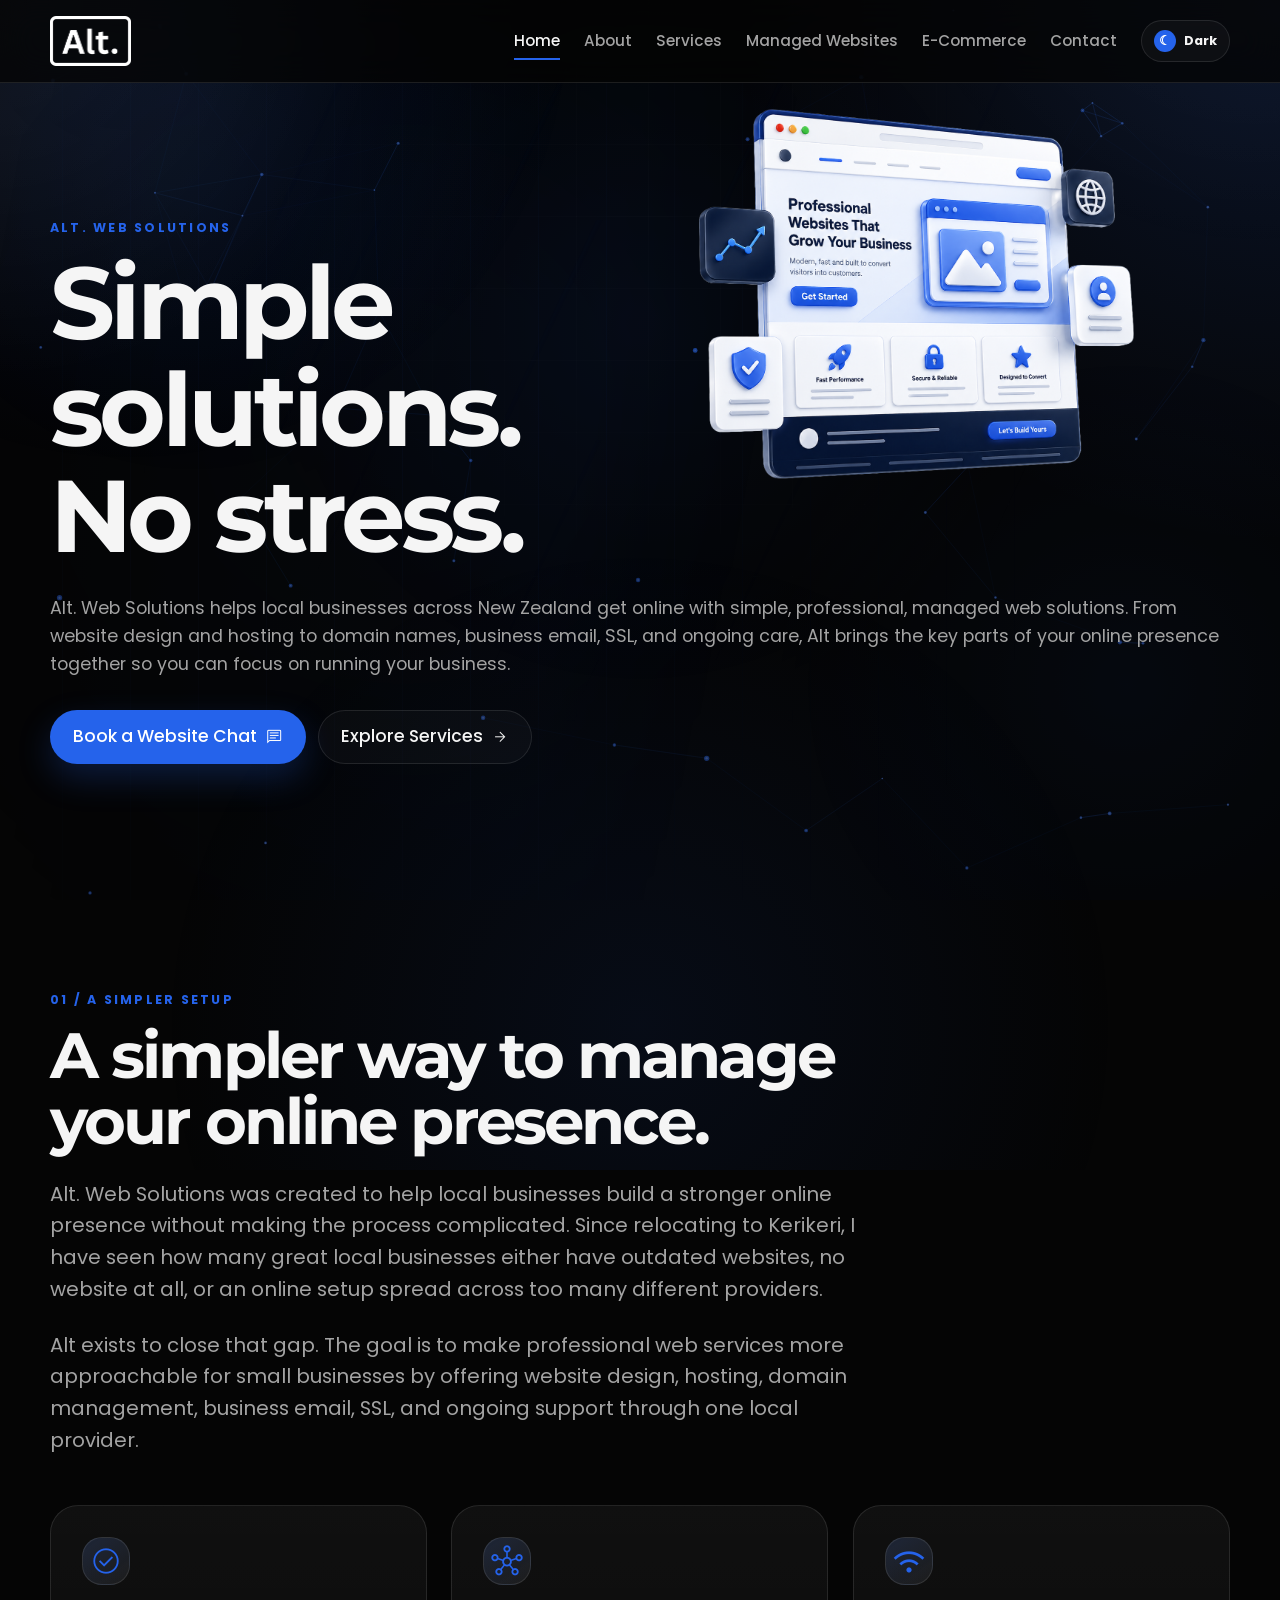
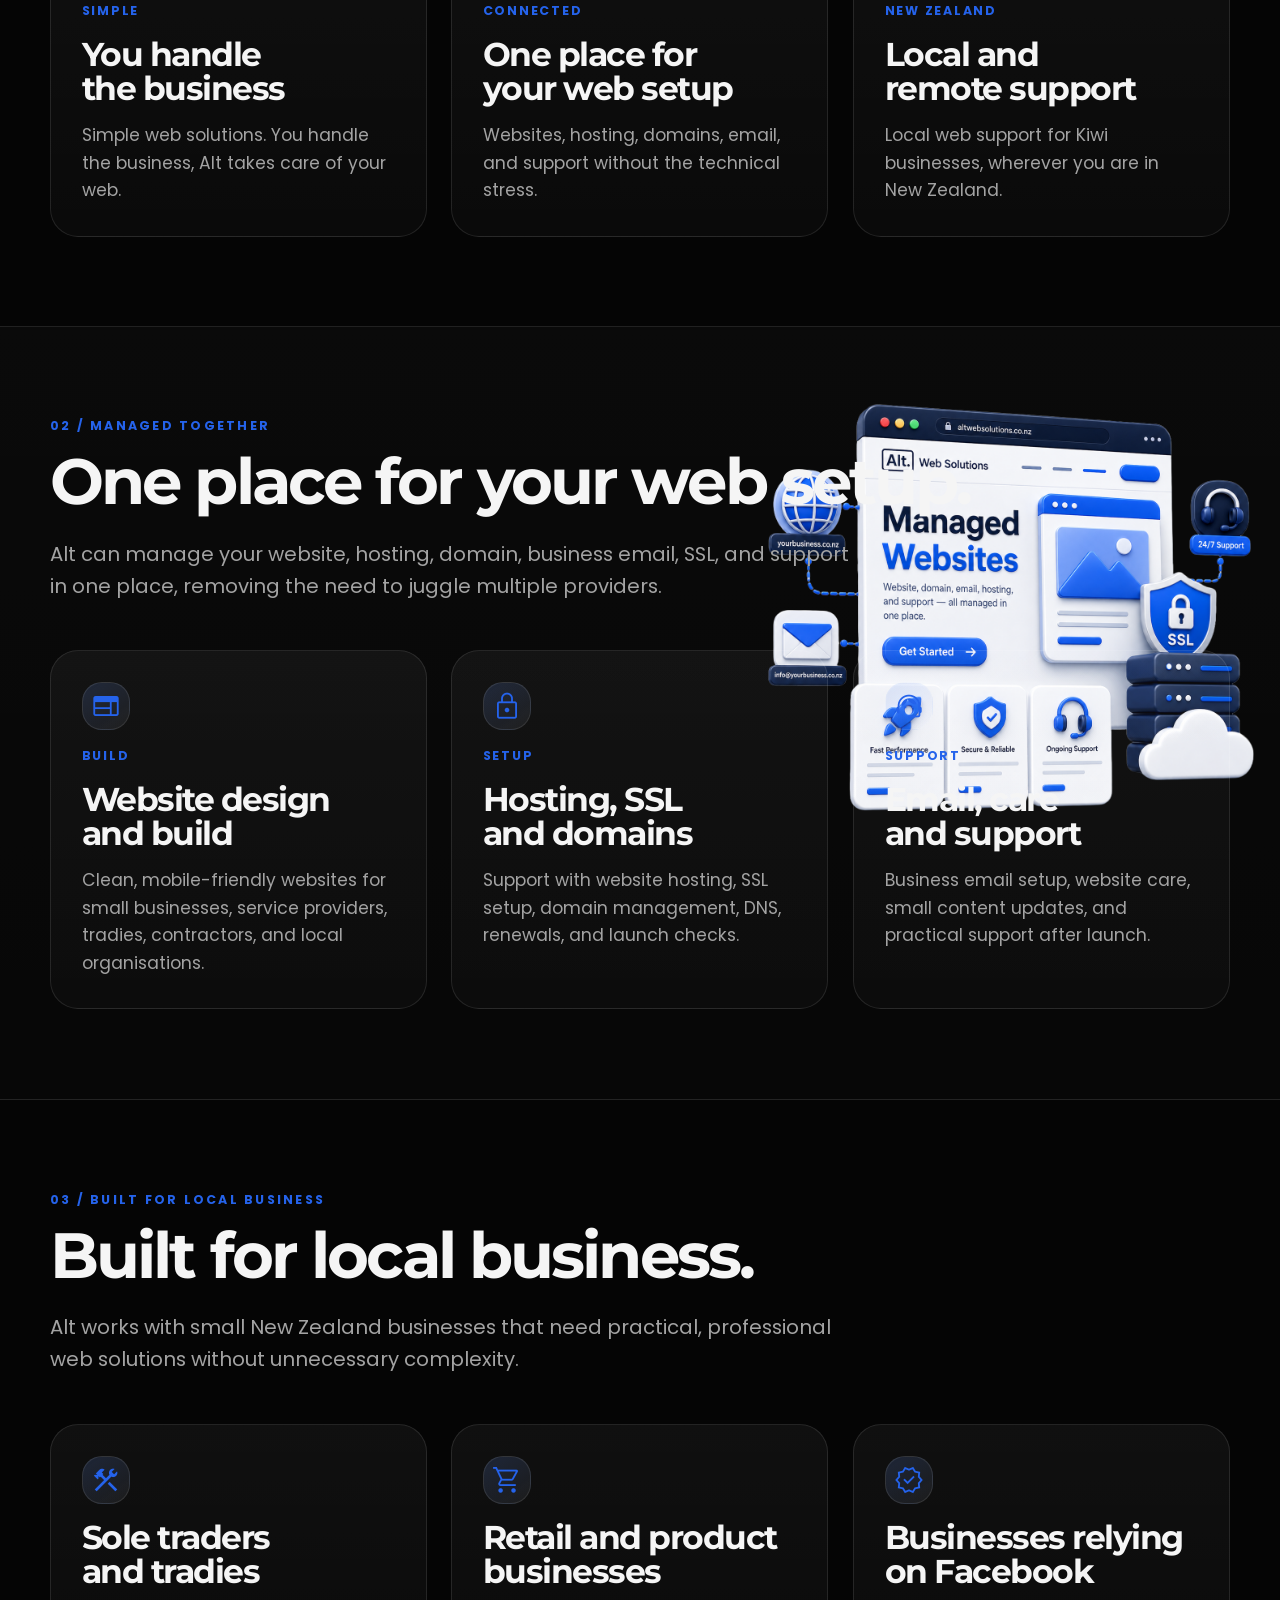
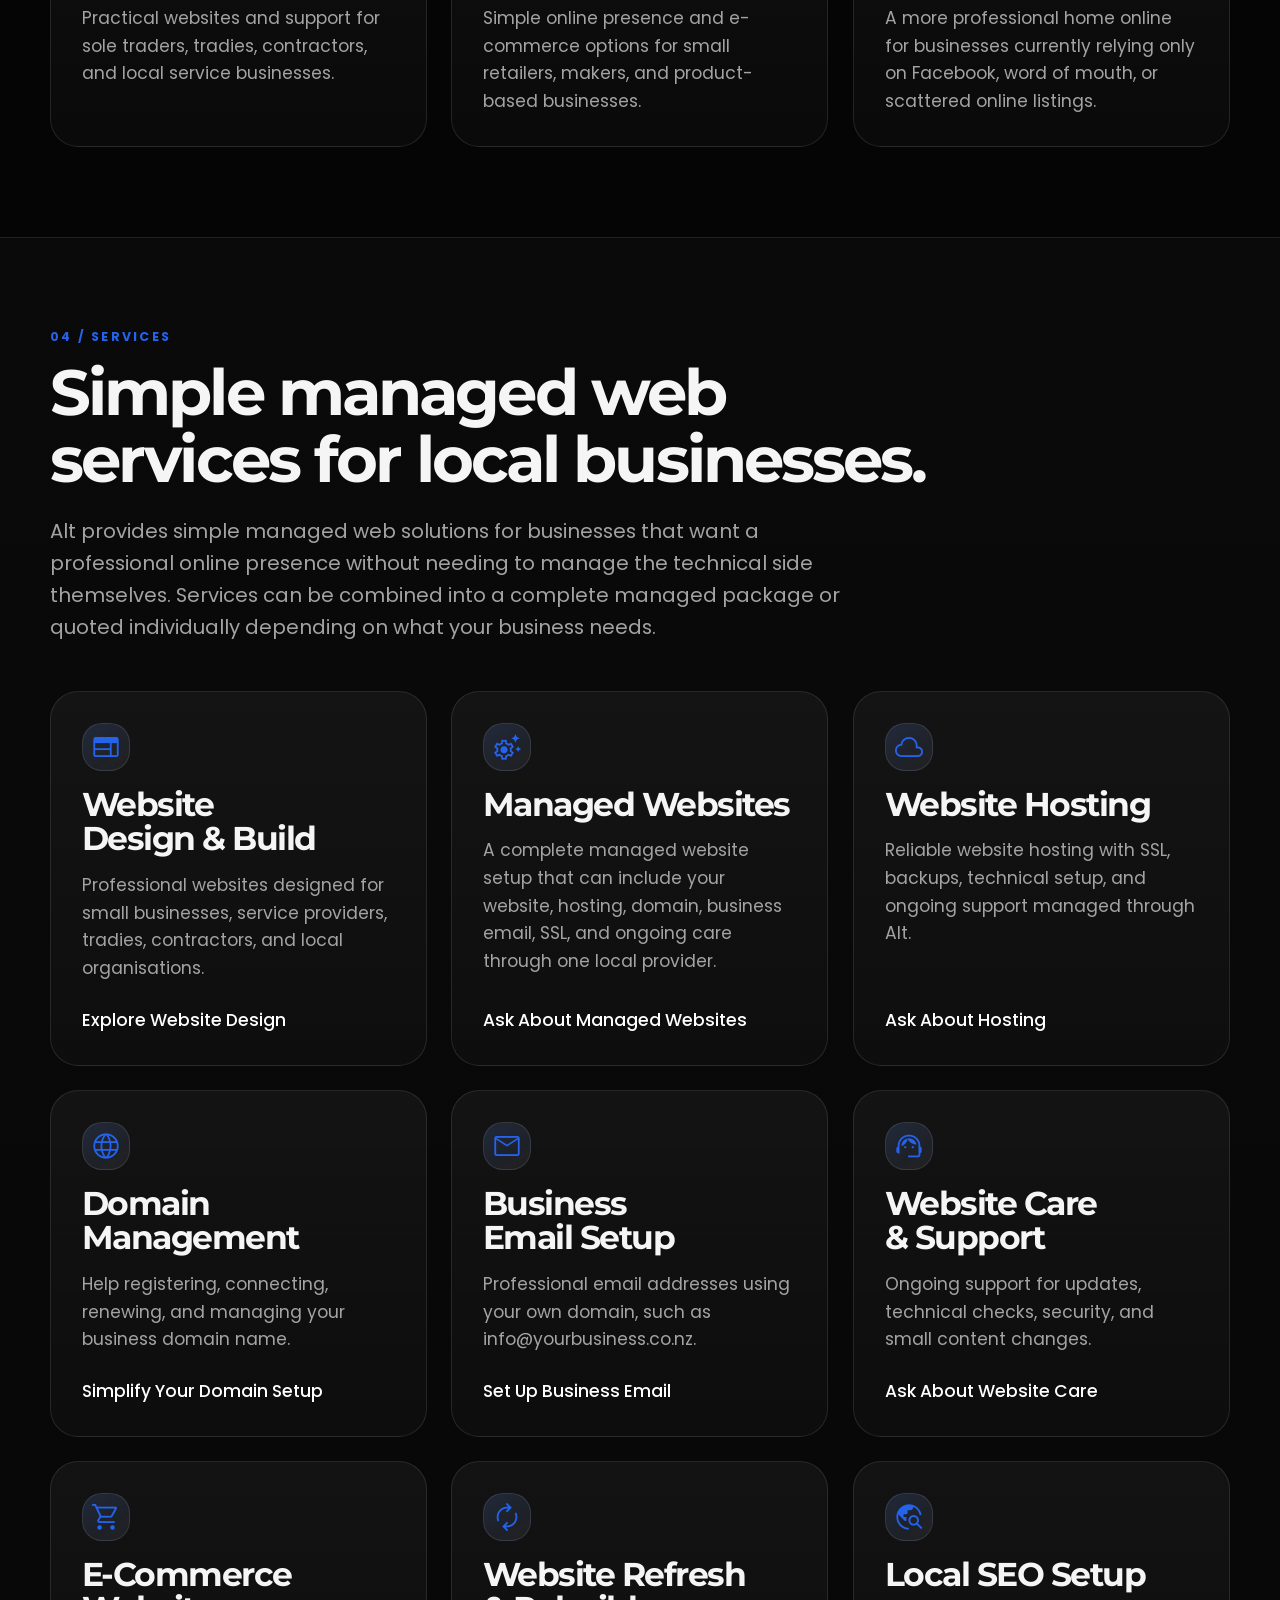
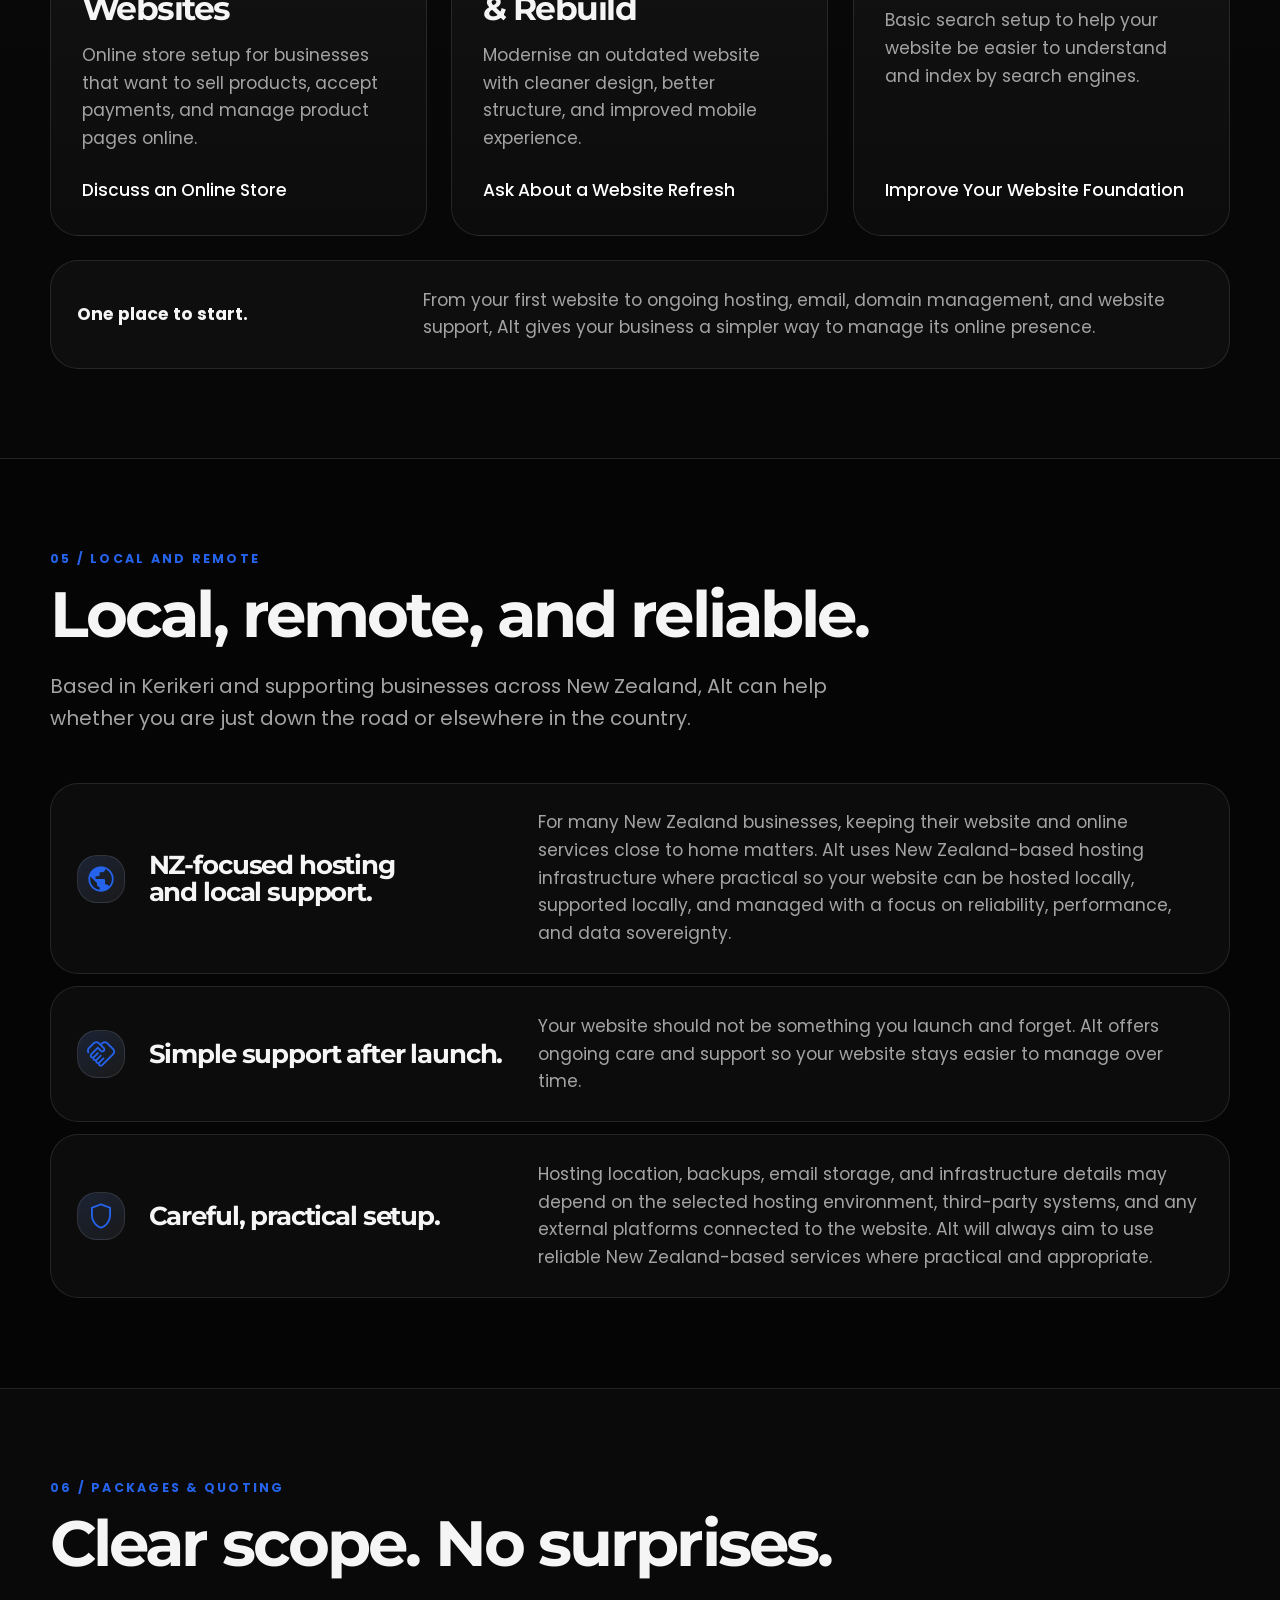
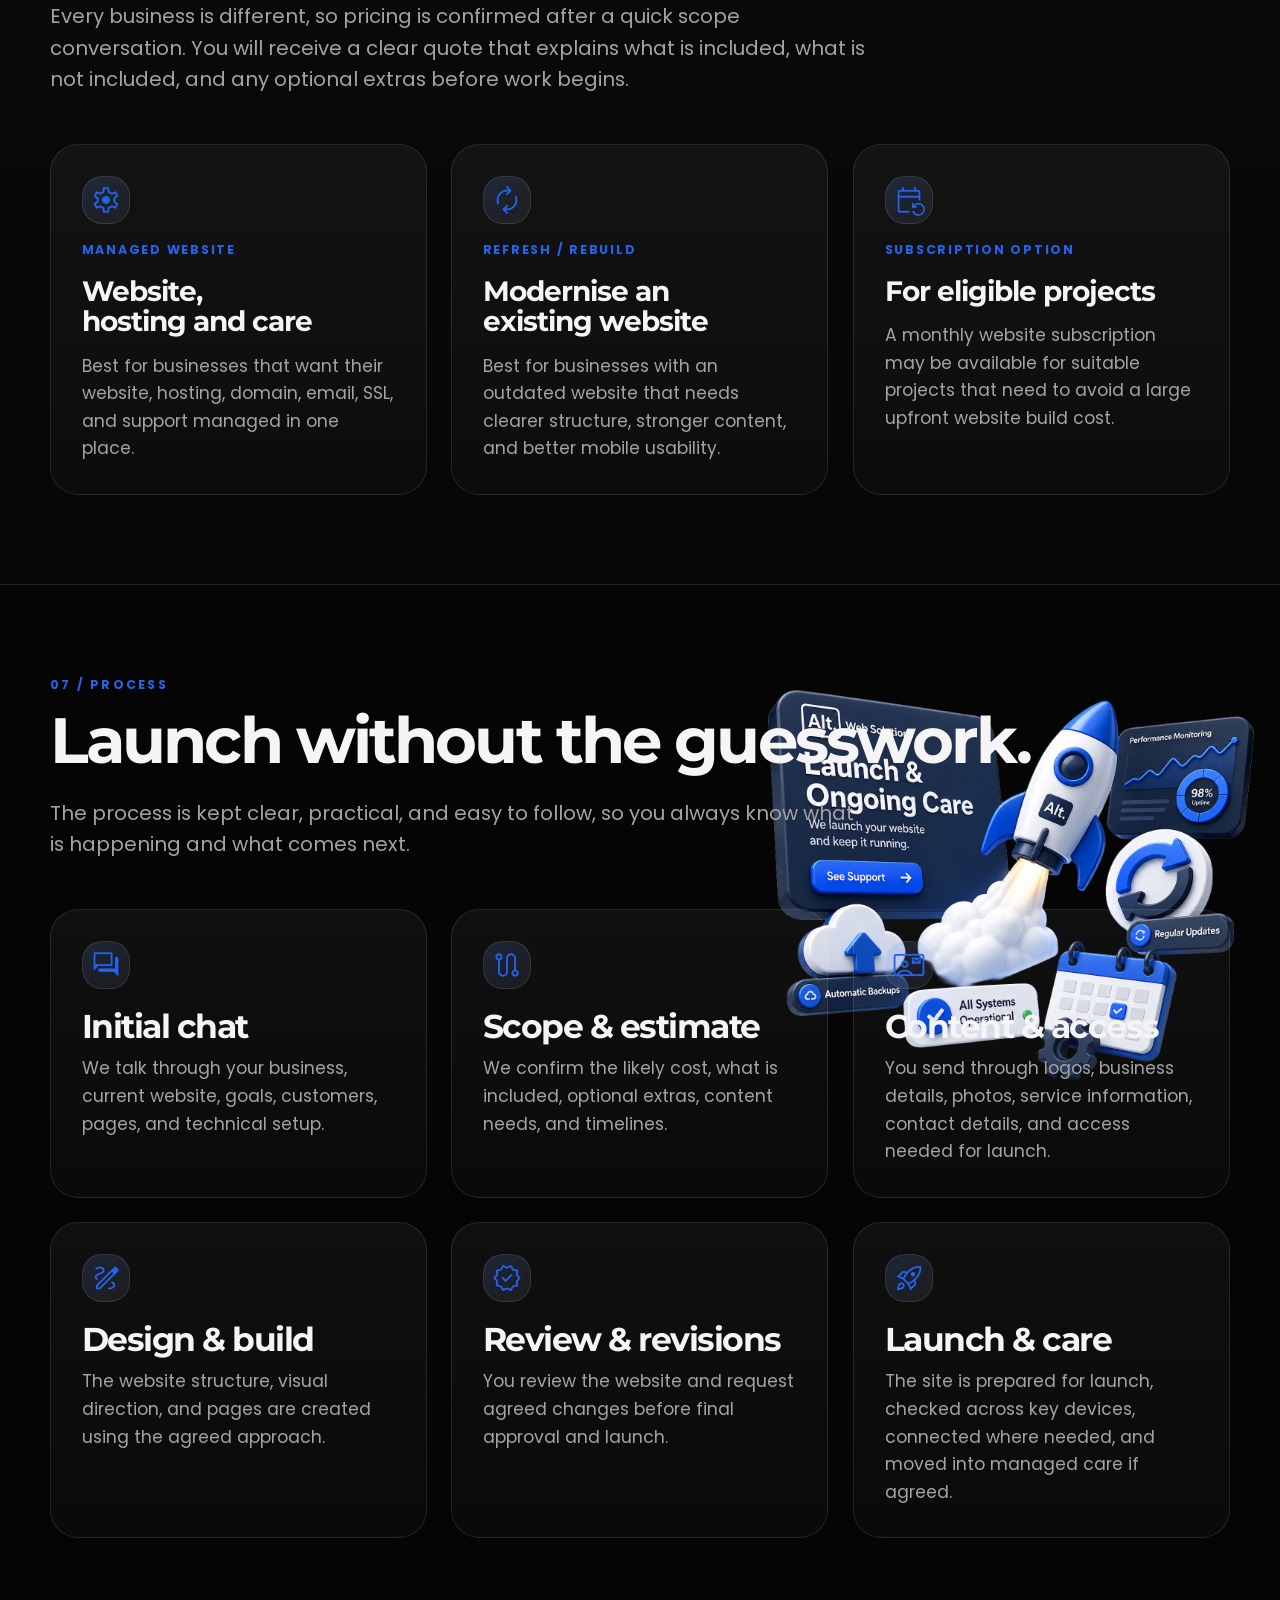
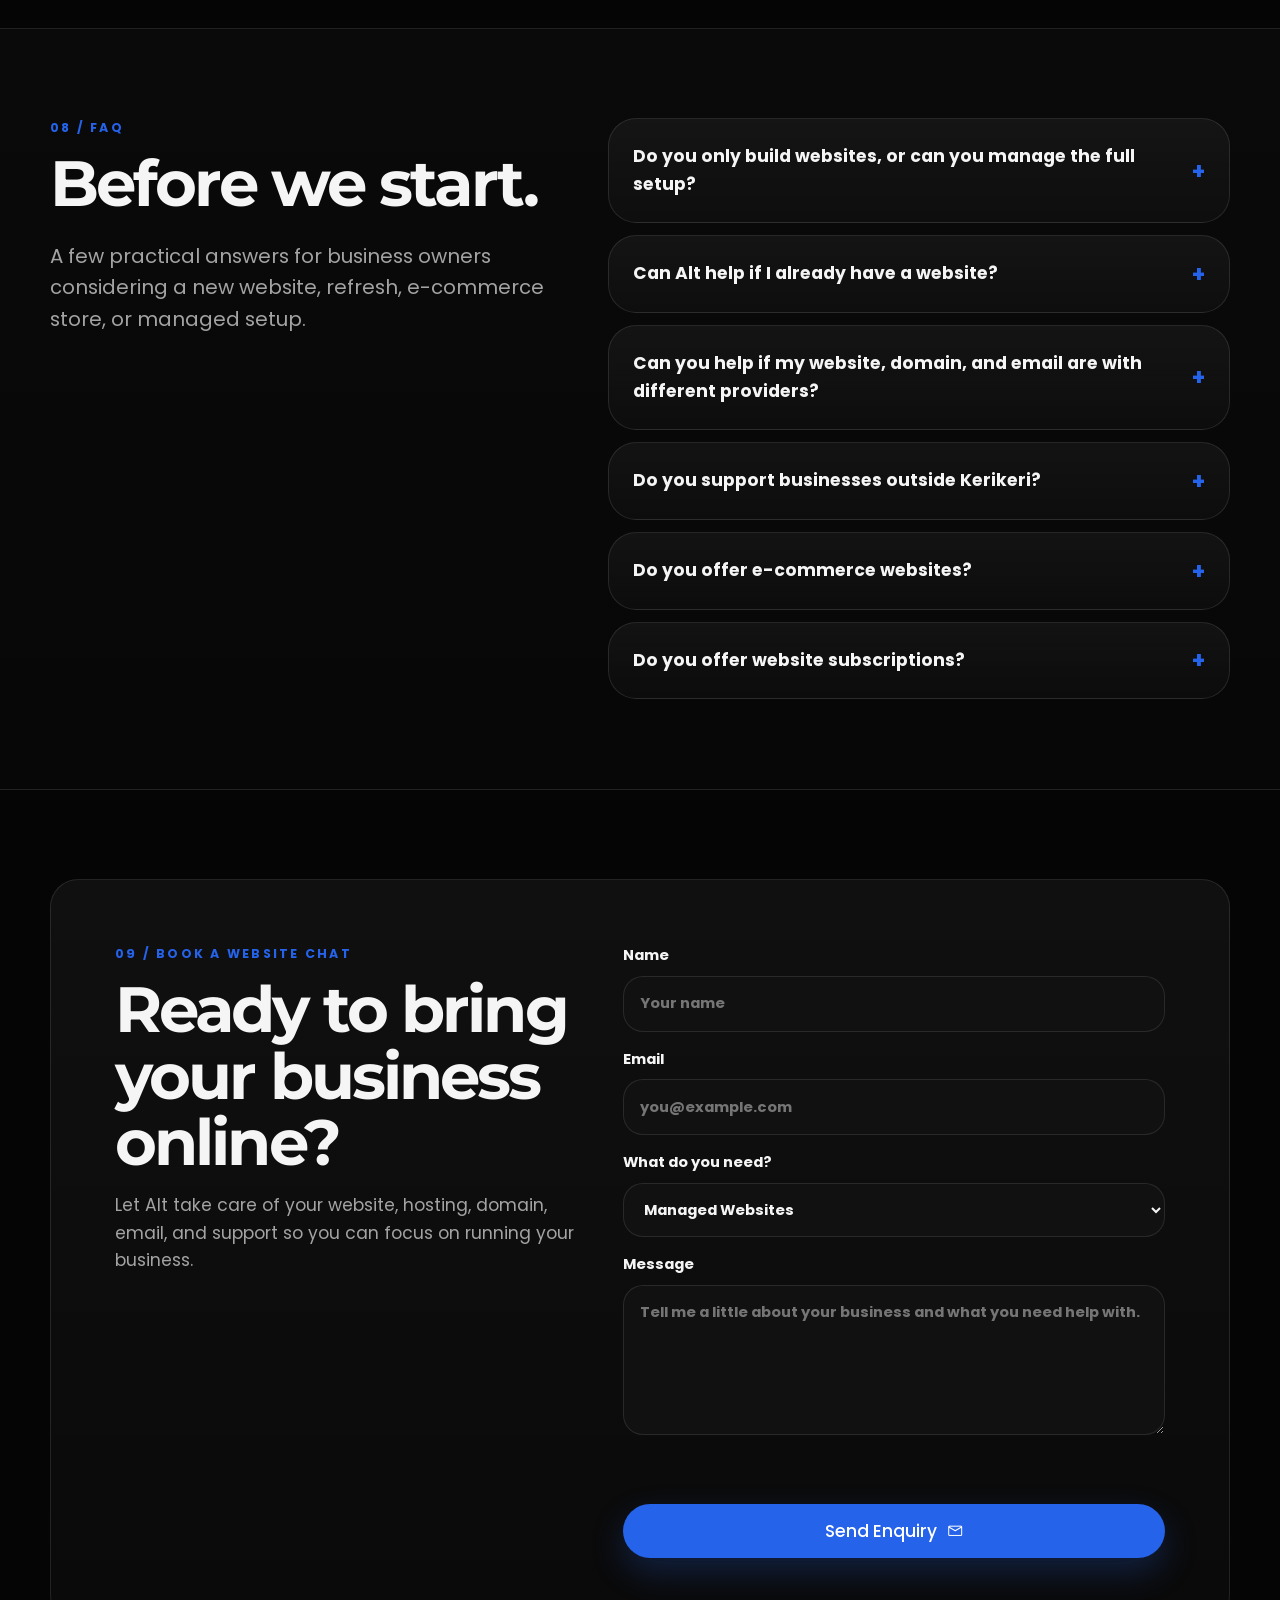
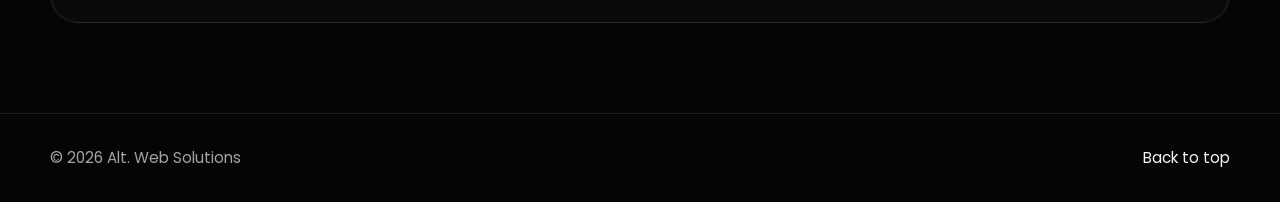
<file: index.html>
<!doctype html>
<html lang="en-NZ" data-theme="dark">
  <head>
    <meta charset="UTF-8" />
    <meta name="viewport" content="width=device-width, initial-scale=1.0" />

    <title>
      Alt. Web Solutions | Managed Websites, Hosting, Domains & Email
    </title>
    <meta
      name="description"
      content="Simple managed web solutions for New Zealand businesses. Website design, hosting, domain management, business email, SSL, e-commerce, refreshes, and ongoing support."
    />

    <link rel="icon" type="image/png" sizes="32x32" href="assets/favicon.png" />
    <link rel="icon" type="image/png" sizes="16x16" href="assets/favicon.png" />
    <link rel="apple-touch-icon" sizes="180x180" href="assets/favicon.png" />
    <link rel="shortcut icon" href="assets/favicon.png" />
    <link
      href="https://fonts.googleapis.com/css2?family=Material+Symbols+Outlined:opsz,wght,FILL,GRAD@20..48,100..700,0..1,-50..200"
      rel="stylesheet"
    />
    <link rel="stylesheet" href="css/style.css" />
  </head>

  <body data-theme="dark">
    <canvas
      class="tech-background"
      id="techBackground"
      aria-hidden="true"
    ></canvas>
    <div class="tech-ambient" aria-hidden="true"></div>
    <div class="tech-grid" aria-hidden="true"></div>

    <header class="site-header">
      <nav class="nav">
        <a
          href="index.html#home"
          class="nav-logo"
          aria-label="Alt. Web Solutions home"
        >
          <img
            src="assets/alt-web-solutions-logo-white-icon.png"
            alt="Alt. Web Solutions logo"
            id="siteLogo"
          />
        </a>

        <button
          class="nav-toggle"
          aria-label="Open navigation menu"
          type="button"
        >
          <span></span>
          <span></span>
        </button>

        <div class="nav-actions">
          <div class="nav-links">
            <a href="index.html#home" aria-current="page">Home</a>
            <a href="about.html">About</a>
            <a href="services.html">Services</a>
            <a href="managed-websites.html">Managed Websites</a>
            <a href="ecommerce.html">E-Commerce</a>
            <a href="index.html#contact">Contact</a>
          </div>

          <button
            class="theme-toggle"
            id="themeToggle"
            type="button"
            aria-label="Toggle light and dark mode"
          >
            <span class="theme-toggle-icon" id="themeIcon">&#9790;</span>
            <span class="theme-toggle-text" id="themeText">Dark</span>
          </button>
        </div>
      </nav>
    </header>

    <main id="home">
      <section class="hero section">
        <div class="container hero-grid">
          <div class="hero-content">
            <p class="eyebrow">Alt. Web Solutions</p>

            <h1>Simple <br />solutions. <br />No stress.</h1>

            <p class="hero-text">
              Alt. Web Solutions helps local businesses across New Zealand get
              online with simple, professional, managed web solutions. From
              website design and hosting to domain names, business email, SSL,
              and ongoing care, Alt brings the key parts of your online presence
              together so you can focus on running your business.
            </p>

            <div class="hero-actions">
              <a href="#contact" class="btn btn-primary">
                <span>Book a Website Chat</span>
                <span class="material-symbols-outlined" aria-hidden="true"
                  >chat</span
                >
              </a>
              <a href="#services" class="btn btn-secondary">
                <span>Explore Services</span>
                <span class="material-symbols-outlined" aria-hidden="true"
                  >arrow_forward</span
                >
              </a>
            </div>
          </div>

          <figure class="hero-visual reveal" aria-hidden="true">
            <img
              src="assets/graphics/alt-asset%20(30).webp"
              alt=""
              width="1200"
              height="900"
              decoding="async"
              fetchpriority="high"
            />
          </figure>
        </div>
      </section>

      <section id="identity" class="section">
        <div class="container">
          <div class="section-heading reveal">
            <p class="eyebrow">01 / A simpler setup</p>
            <h2>A simpler way to manage your online presence.</h2>
            <p>
              Alt. Web Solutions was created to help local businesses build a
              stronger online presence without making the process complicated.
              Since relocating to Kerikeri, I have seen how many great local
              businesses either have outdated websites, no website at all, or an
              online setup spread across too many different providers.
            </p>
            <p>
              Alt exists to close that gap. The goal is to make professional web
              services more approachable for small businesses by offering
              website design, hosting, domain management, business email, SSL,
              and ongoing support through one local provider.
            </p>
          </div>

          <div class="card-grid">
            <article class="info-card reveal tilt-card">
              <div class="icon" aria-hidden="true">
                <span class="material-symbols-outlined">check_circle</span>
              </div>
              <span class="card-description">Simple</span>
              <h3>You handle the business</h3>
              <p>
                Simple web solutions. You handle the business, Alt takes care of
                your web.
              </p>
            </article>

            <article class="info-card reveal tilt-card">
              <div class="icon" aria-hidden="true">
                <span class="material-symbols-outlined">hub</span>
              </div>
              <span class="card-description">Connected</span>
              <h3>One place for your web setup</h3>
              <p>
                Websites, hosting, domains, email, and support without the
                technical stress.
              </p>
            </article>

            <article class="info-card reveal tilt-card">
              <div class="icon" aria-hidden="true">
                <span class="material-symbols-outlined">wifi</span>
              </div>
              <span class="card-description">New Zealand</span>
              <h3>Local and remote support</h3>
              <p>
                Local web support for Kiwi businesses, wherever you are in New
                Zealand.
              </p>
            </article>
          </div>
        </div>
      </section>

      <section id="web-setup" class="section section-muted">
        <div class="container">
          <div class="section-heading reveal">
            <p class="eyebrow">02 / Managed together</p>
            <h2>One place for your web setup.</h2>
            <p>
              Alt can manage your website, hosting, domain, business email, SSL,
              and support in one place, removing the need to juggle multiple
              providers.
            </p>
          </div>

          <figure
            class="section-visual section-visual-managed reveal"
            aria-hidden="true"
          >
            <img
              src="assets/graphics/alt-asset%20(23).webp"
              alt=""
              width="1200"
              height="900"
              loading="lazy"
              decoding="async"
            />
          </figure>

          <div class="card-grid">
            <article class="info-card reveal tilt-card">
              <div class="icon" aria-hidden="true">
                <span class="material-symbols-outlined">web</span>
              </div>
              <span class="card-description">Build</span>
              <h3>Website design and build</h3>
              <p>
                Clean, mobile-friendly websites for small businesses, service
                providers, tradies, contractors, and local organisations.
              </p>
            </article>

            <article class="info-card reveal tilt-card">
              <div class="icon" aria-hidden="true">
                <span class="material-symbols-outlined">lock</span>
              </div>
              <span class="card-description">Setup</span>
              <h3>Hosting, SSL and domains</h3>
              <p>
                Support with website hosting, SSL setup, domain management, DNS,
                renewals, and launch checks.
              </p>
            </article>

            <article class="info-card reveal tilt-card">
              <div class="icon" aria-hidden="true">
                <span class="material-symbols-outlined">support_agent</span>
              </div>
              <span class="card-description">Support</span>
              <h3>Email, care and support</h3>
              <p>
                Business email setup, website care, small content updates, and
                practical support after launch.
              </p>
            </article>
          </div>
        </div>
      </section>

      <section id="who" class="section">
        <div class="container">
          <div class="section-heading reveal">
            <p class="eyebrow">03 / Built for local business</p>
            <h2>Built for local business.</h2>
            <p>
              Alt works with small New Zealand businesses that need practical,
              professional web solutions without unnecessary complexity.
            </p>
          </div>

          <div class="card-grid">
            <article class="info-card reveal tilt-card">
              <div class="icon" aria-hidden="true">
                <span class="material-symbols-outlined">construction</span>
              </div>
              <h3>Sole traders and tradies</h3>
              <p>
                Practical websites and support for sole traders, tradies,
                contractors, and local service businesses.
              </p>
            </article>

            <article class="info-card reveal tilt-card">
              <div class="icon" aria-hidden="true">
                <span class="material-symbols-outlined">shopping_cart</span>
              </div>
              <h3>Retail and product businesses</h3>
              <p>
                Simple online presence and e-commerce options for small
                retailers, makers, and product-based businesses.
              </p>
            </article>

            <article class="info-card reveal tilt-card">
              <div class="icon" aria-hidden="true">
                <span class="material-symbols-outlined">verified</span>
              </div>
              <h3>Businesses relying on Facebook</h3>
              <p>
                A more professional home online for businesses currently relying
                only on Facebook, word of mouth, or scattered online listings.
              </p>
            </article>
          </div>
        </div>
      </section>

      <section id="services" class="section section-muted">
        <div class="container">
          <div class="section-heading reveal">
            <p class="eyebrow">04 / Services</p>
            <h2>Simple managed web services for local businesses.</h2>
            <p>
              Alt provides simple managed web solutions for businesses that want
              a professional online presence without needing to manage the
              technical side themselves. Services can be combined into a
              complete managed package or quoted individually depending on what
              your business needs.
            </p>
          </div>

          <div class="service-grid service-grid-three">
            <article class="service-card reveal tilt-card">
              <div class="icon" aria-hidden="true">
                <span class="material-symbols-outlined">web</span>
              </div>
              <h3>Website Design & Build</h3>
              <p>
                Professional websites designed for small businesses, service
                providers, tradies, contractors, and local organisations.
              </p>
              <a href="services.html#website-design-build" class="text-link"
                >Explore Website Design</a
              >
            </article>

            <article class="service-card reveal tilt-card">
              <div class="icon" aria-hidden="true">
                <span class="material-symbols-outlined">settings_suggest</span>
              </div>
              <h3>Managed Websites</h3>
              <p>
                A complete managed website setup that can include your website,
                hosting, domain, business email, SSL, and ongoing care through
                one local provider.
              </p>
              <a href="managed-websites.html" class="text-link"
                >Ask About Managed Websites</a
              >
            </article>

            <article class="service-card reveal tilt-card">
              <div class="icon" aria-hidden="true">
                <span class="material-symbols-outlined">cloud</span>
              </div>
              <h3>Website Hosting</h3>
              <p>
                Reliable website hosting with SSL, backups, technical setup, and
                ongoing support managed through Alt.
              </p>
              <a href="services.html#hosting" class="text-link"
                >Ask About Hosting</a
              >
            </article>

            <article class="service-card reveal tilt-card">
              <div class="icon" aria-hidden="true">
                <span class="material-symbols-outlined">language</span>
              </div>
              <h3>Domain Management</h3>
              <p>
                Help registering, connecting, renewing, and managing your
                business domain name.
              </p>
              <a href="services.html#domain-management" class="text-link"
                >Simplify Your Domain Setup</a
              >
            </article>

            <article class="service-card reveal tilt-card">
              <div class="icon" aria-hidden="true">
                <span class="material-symbols-outlined">mail</span>
              </div>
              <h3>Business Email Setup</h3>
              <p>
                Professional email addresses using your own domain, such as
                info@yourbusiness.co.nz.
              </p>
              <a href="services.html#business-email" class="text-link"
                >Set Up Business Email</a
              >
            </article>

            <article class="service-card reveal tilt-card">
              <div class="icon" aria-hidden="true">
                <span class="material-symbols-outlined">support_agent</span>
              </div>
              <h3>Website Care & Support</h3>
              <p>
                Ongoing support for updates, technical checks, security, and
                small content changes.
              </p>
              <a href="services.html#website-care" class="text-link"
                >Ask About Website Care</a
              >
            </article>

            <article class="service-card reveal tilt-card">
              <div class="icon" aria-hidden="true">
                <span class="material-symbols-outlined">shopping_cart</span>
              </div>
              <h3>E-Commerce Websites</h3>
              <p>
                Online store setup for businesses that want to sell products,
                accept payments, and manage product pages online.
              </p>
              <a href="ecommerce.html" class="text-link"
                >Discuss an Online Store</a
              >
            </article>

            <article class="service-card reveal tilt-card">
              <div class="icon" aria-hidden="true">
                <span class="material-symbols-outlined">autorenew</span>
              </div>
              <h3>Website Refresh & Rebuild</h3>
              <p>
                Modernise an outdated website with cleaner design, better
                structure, and improved mobile experience.
              </p>
              <a href="website-refresh-rebuild.html" class="text-link"
                >Ask About a Website Refresh</a
              >
            </article>

            <article class="service-card reveal tilt-card">
              <div class="icon" aria-hidden="true">
                <span class="material-symbols-outlined">travel_explore</span>
              </div>
              <h3>Local SEO Setup</h3>
              <p>
                Basic search setup to help your website be easier to understand
                and index by search engines.
              </p>
              <a href="services.html#local-seo" class="text-link"
                >Improve Your Website Foundation</a
              >
            </article>
          </div>

          <div class="quote-note reveal voice-item">
            <strong>One place to start.</strong>
            <span>
              From your first website to ongoing hosting, email, domain
              management, and website support, Alt gives your business a simpler
              way to manage its online presence.
            </span>
          </div>
          <figure
            class="section-visual section-visual-services reveal"
            aria-hidden="true"
          >
            <img
              src="assets/graphics/alt-asset%20(19).webp"
              alt=""
              width="1200"
              height="900"
              loading="lazy"
              decoding="async"
            />
          </figure>
        </div>
      </section>

      <section id="local-support" class="section">
        <div class="container">
          <div class="section-heading reveal">
            <p class="eyebrow">05 / Local and remote</p>
            <h2>Local, remote, and reliable.</h2>
            <p>
              Based in Kerikeri and supporting businesses across New Zealand,
              Alt can help whether you are just down the road or elsewhere in
              the country.
            </p>
          </div>

          <div class="voice-list compact-list">
            <div class="voice-item reveal">
              <div class="icon" aria-hidden="true">
                <span class="material-symbols-outlined">public</span>
              </div>
              <h3>NZ-focused hosting and local support.</h3>
              <p>
                For many New Zealand businesses, keeping their website and
                online services close to home matters. Alt uses New
                Zealand-based hosting infrastructure where practical so your
                website can be hosted locally, supported locally, and managed
                with a focus on reliability, performance, and data sovereignty.
              </p>
            </div>

            <div class="voice-item reveal">
              <div class="icon" aria-hidden="true">
                <span class="material-symbols-outlined">handshake</span>
              </div>
              <h3>Simple support after launch.</h3>
              <p>
                Your website should not be something you launch and forget. Alt
                offers ongoing care and support so your website stays easier to
                manage over time.
              </p>
            </div>

            <div class="voice-item reveal">
              <div class="icon" aria-hidden="true">
                <span class="material-symbols-outlined">shield</span>
              </div>
              <h3>Careful, practical setup.</h3>
              <p>
                Hosting location, backups, email storage, and infrastructure
                details may depend on the selected hosting environment,
                third-party systems, and any external platforms connected to the
                website. Alt will always aim to use reliable New Zealand-based
                services where practical and appropriate.
              </p>
            </div>
          </div>
        </div>
      </section>

      <section id="pricing" class="section section-muted">
        <div class="container">
          <div class="section-heading reveal">
            <p class="eyebrow">06 / Packages & quoting</p>
            <h2>Clear scope. No surprises.</h2>
            <p>
              Every business is different, so pricing is confirmed after a quick
              scope conversation. You will receive a clear quote that explains
              what is included, what is not included, and any optional extras
              before work begins.
            </p>
          </div>

          <div class="card-grid pricing-grid package-grid">
            <article class="info-card price-card package-card reveal tilt-card">
              <div class="icon" aria-hidden="true">
                <span class="material-symbols-outlined">settings</span>
              </div>
              <span>Managed Website</span>
              <h3>Website, hosting and care</h3>
              <p>
                Best for businesses that want their website, hosting, domain,
                email, SSL, and support managed in one place.
              </p>
            </article>

            <article class="info-card price-card package-card reveal tilt-card">
              <div class="icon" aria-hidden="true">
                <span class="material-symbols-outlined">autorenew</span>
              </div>
              <span>Refresh / Rebuild</span>
              <h3>Modernise an existing website</h3>
              <p>
                Best for businesses with an outdated website that needs clearer
                structure, stronger content, and better mobile usability.
              </p>
            </article>

            <article class="info-card price-card package-card reveal tilt-card">
              <div class="icon" aria-hidden="true">
                <span class="material-symbols-outlined">event_repeat</span>
              </div>
              <span>Subscription Option</span>
              <h3>For eligible projects</h3>
              <p>
                A monthly website subscription may be available for suitable
                projects that need to avoid a large upfront website build cost.
              </p>
            </article>
          </div>
        </div>
      </section>

      <section id="process" class="section">
        <div class="container">
          <div class="section-heading reveal">
            <p class="eyebrow">07 / Process</p>
            <h2>Launch without the guesswork.</h2>
            <p>
              The process is kept clear, practical, and easy to follow, so you
              always know what is happening and what comes next.
            </p>
          </div>

          <figure
            class="section-visual section-visual-process reveal"
            aria-hidden="true"
          >
            <img
              src="assets/graphics/alt-asset%20(21).webp"
              alt=""
              width="1200"
              height="900"
              loading="lazy"
              decoding="async"
            />
          </figure>

          <div class="process">
            <article class="process-step reveal tilt-card">
              <div class="icon" aria-hidden="true">
                <span class="material-symbols-outlined">forum</span>
              </div>
              <h3>Initial chat</h3>
              <p>
                We talk through your business, current website, goals,
                customers, pages, and technical setup.
              </p>
            </article>

            <article class="process-step reveal tilt-card">
              <div class="icon" aria-hidden="true">
                <span class="material-symbols-outlined">route</span>
              </div>
              <h3>Scope & estimate</h3>
              <p>
                We confirm the likely cost, what is included, optional extras,
                content needs, and timelines.
              </p>
            </article>

            <article class="process-step reveal tilt-card">
              <div class="icon" aria-hidden="true">
                <span class="material-symbols-outlined">contact_mail</span>
              </div>
              <h3>Content & access</h3>
              <p>
                You send through logos, business details, photos, service
                information, contact details, and access needed for launch.
              </p>
            </article>

            <article class="process-step reveal tilt-card">
              <div class="icon" aria-hidden="true">
                <span class="material-symbols-outlined">draw</span>
              </div>
              <h3>Design & build</h3>
              <p>
                The website structure, visual direction, and pages are created
                using the agreed approach.
              </p>
            </article>

            <article class="process-step reveal tilt-card">
              <div class="icon" aria-hidden="true">
                <span class="material-symbols-outlined">verified</span>
              </div>
              <h3>Review & revisions</h3>
              <p>
                You review the website and request agreed changes before final
                approval and launch.
              </p>
            </article>

            <article class="process-step reveal tilt-card">
              <div class="icon" aria-hidden="true">
                <span class="material-symbols-outlined">rocket_launch</span>
              </div>
              <h3>Launch & care</h3>
              <p>
                The site is prepared for launch, checked across key devices,
                connected where needed, and moved into managed care if agreed.
              </p>
            </article>
          </div>
        </div>
      </section>

      <section id="faq" class="section section-muted">
        <div class="container faq-layout">
          <div class="section-heading reveal">
            <p class="eyebrow">08 / FAQ</p>
            <h2>Before we start.</h2>
            <p>
              A few practical answers for business owners considering a new
              website, refresh, e-commerce store, or managed setup.
            </p>
          </div>

          <div class="faq-list reveal">
            <details>
              <summary>
                Do you only build websites, or can you manage the full setup?
              </summary>
              <p>
                Alt can help with the full setup, including website design,
                hosting, domain management, business email setup, SSL, launch
                support, and ongoing website care. The goal is to keep the key
                parts of your online presence managed in one place.
              </p>
            </details>

            <details>
              <summary>Can Alt help if I already have a website?</summary>
              <p>
                Yes. Alt can review, refresh, or rebuild existing websites that
                feel outdated, hard to use, or no longer reflect the business
                properly. Existing website projects are scoped based on the
                current site, content, platform, and any migration needs.
              </p>
            </details>

            <details>
              <summary>
                Can you help if my website, domain, and email are with different
                providers?
              </summary>
              <p>
                Yes. Alt can help review your current setup and, where
                practical, bring your website, domain, business email, hosting,
                and support into a simpler managed setup.
              </p>
            </details>

            <details>
              <summary>Do you support businesses outside Kerikeri?</summary>
              <p>
                Yes. Alt is based in Kerikeri and supports businesses across New
                Zealand remotely.
              </p>
            </details>

            <details>
              <summary>Do you offer e-commerce websites?</summary>
              <p>
                Yes. Alt can help with online store setup for businesses that
                want to sell products online. E-commerce projects are quoted
                based on store size, product requirements, payment setup,
                shipping needs, and support requirements.
              </p>
            </details>

            <details>
              <summary>Do you offer website subscriptions?</summary>
              <p>
                For eligible projects, Alt may offer website subscription
                options. This allows businesses to get online without a large
                upfront website build cost, with the website, hosting, domain,
                business email, SSL, and ongoing care included in one
                predictable monthly payment over a minimum term.
              </p>
            </details>
          </div>
        </div>
      </section>

      <section id="contact" class="section">
        <div class="container contact-panel reveal">
          <div>
            <p class="eyebrow">09 / Book a website chat</p>
            <h2>Ready to bring your business online?</h2>
            <p>
              Let Alt take care of your website, hosting, domain, email, and
              support so you can focus on running your business.
            </p>
          </div>

          <form
            class="contact-form"
            action="https://formspree.io/f/xgoqglag"
            method="POST"
            data-contact-form
          >
            <input
              type="hidden"
              name="_subject"
              value="New enquiry from Alt. Web Solutions"
            />

            <label>
              <span>Name</span>
              <input
                type="text"
                name="name"
                placeholder="Your name"
                autocomplete="name"
                required
              />
            </label>

            <label>
              <span>Email</span>
              <input
                type="email"
                name="email"
                placeholder="you@example.com"
                autocomplete="email"
                required
              />
            </label>

            <label>
              <span>What do you need?</span>
              <select name="service" required>
                <option value="Managed Websites">Managed Websites</option>
                <option value="Website Design & Build">
                  Website Design & Build
                </option>
                <option value="Website Refresh & Rebuild">
                  Website Refresh & Rebuild
                </option>
                <option value="E-Commerce Website">E-Commerce Website</option>
                <option value="Website Hosting, Domain or Email">
                  Website Hosting, Domain or Email
                </option>
                <option value="Website Subscription Option">
                  Website Subscription Option
                </option>
                <option value="Not sure yet">Not sure yet</option>
              </select>
            </label>

            <label>
              <span>Message</span>
              <textarea
                name="message"
                rows="5"
                placeholder="Tell me a little about your business and what you need help with."
                required
              ></textarea>
            </label>

            <label class="form-honeypot" aria-hidden="true">
              <span>Leave this field empty</span>
              <input
                type="text"
                name="_gotcha"
                tabindex="-1"
                autocomplete="off"
              />
            </label>

            <p class="form-status" data-contact-status aria-live="polite"></p>

            <button class="btn btn-primary" type="submit">
              <span>Send Enquiry</span>
              <span class="material-symbols-outlined" aria-hidden="true"
                >mail</span
              >
            </button>
          </form>
        </div>
      </section>
    </main>

    <footer class="site-footer">
      <div class="container footer-inner">
        <p>&copy; <span id="year"></span> Alt. Web Solutions</p>
        <a href="#home">Back to top</a>
      </div>
    </footer>

    <script type="module" src="js/script.js"></script>
  </body>
</html>
</file>
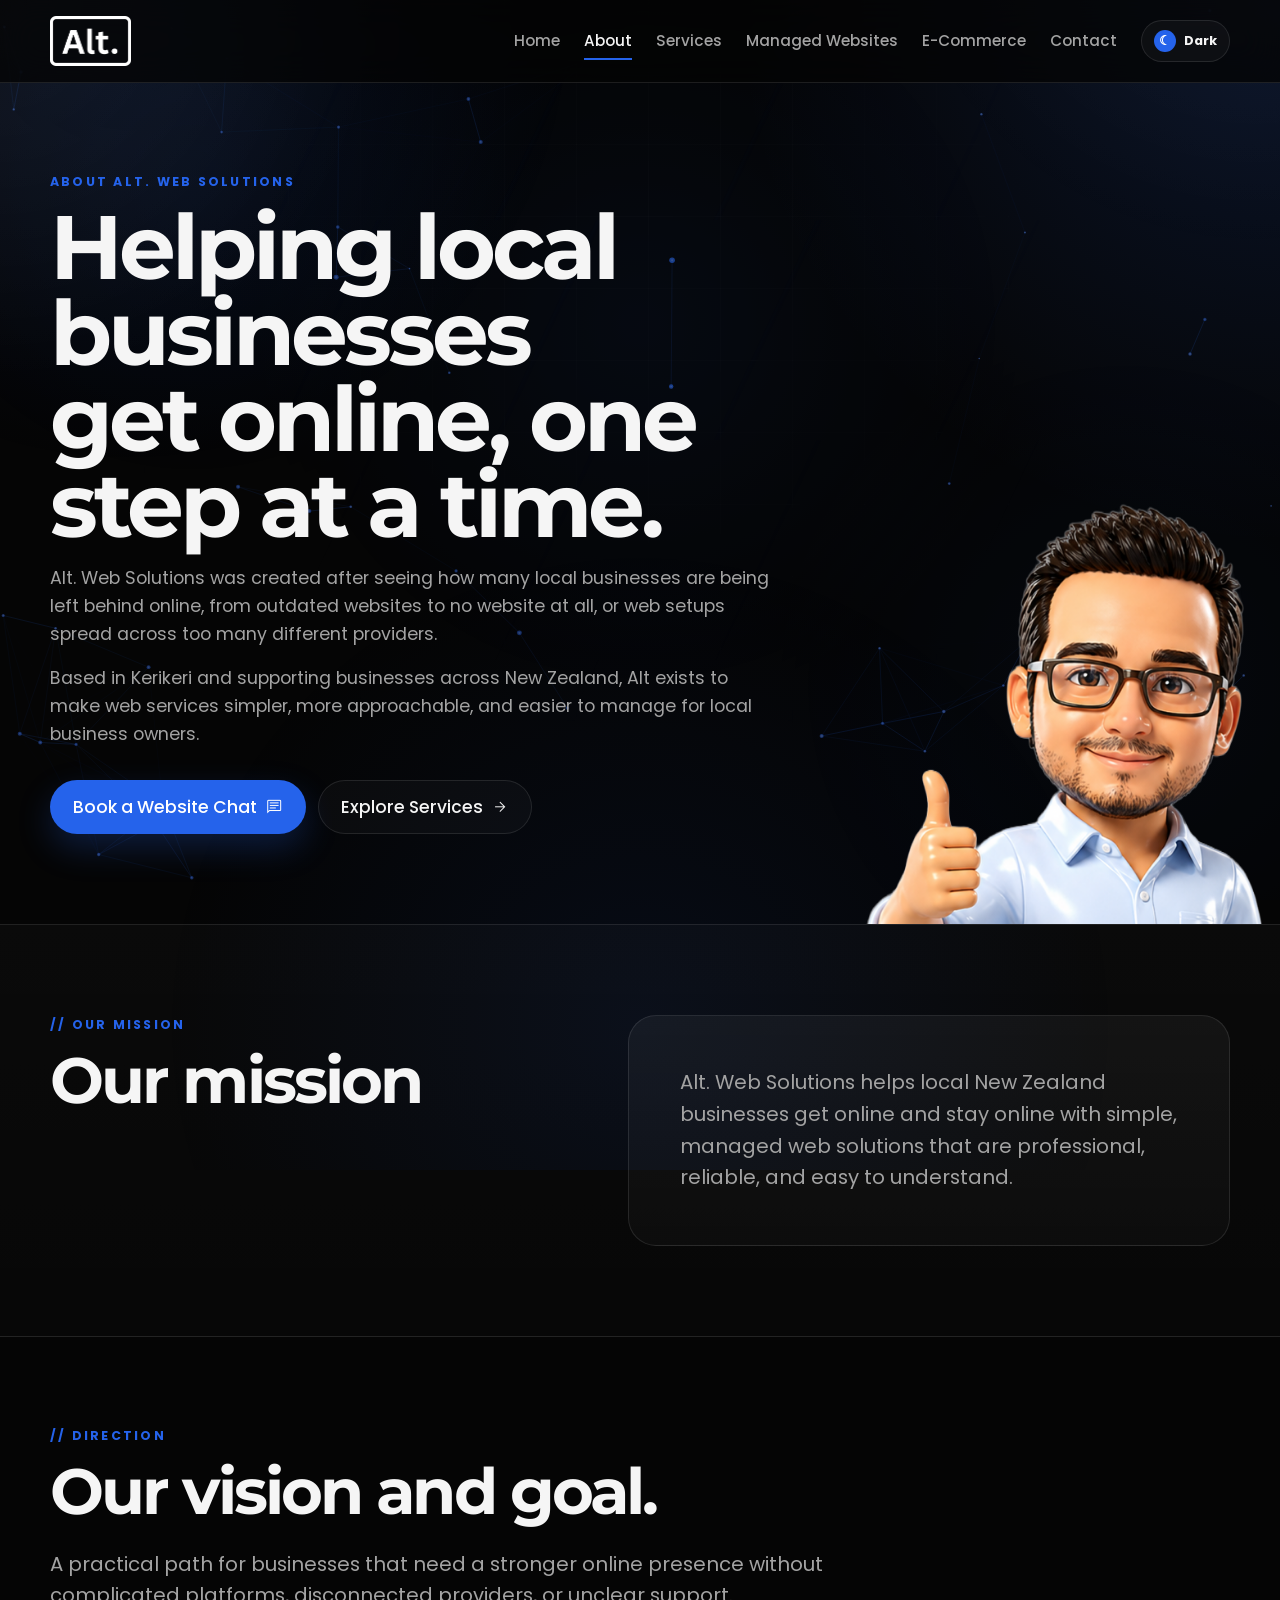
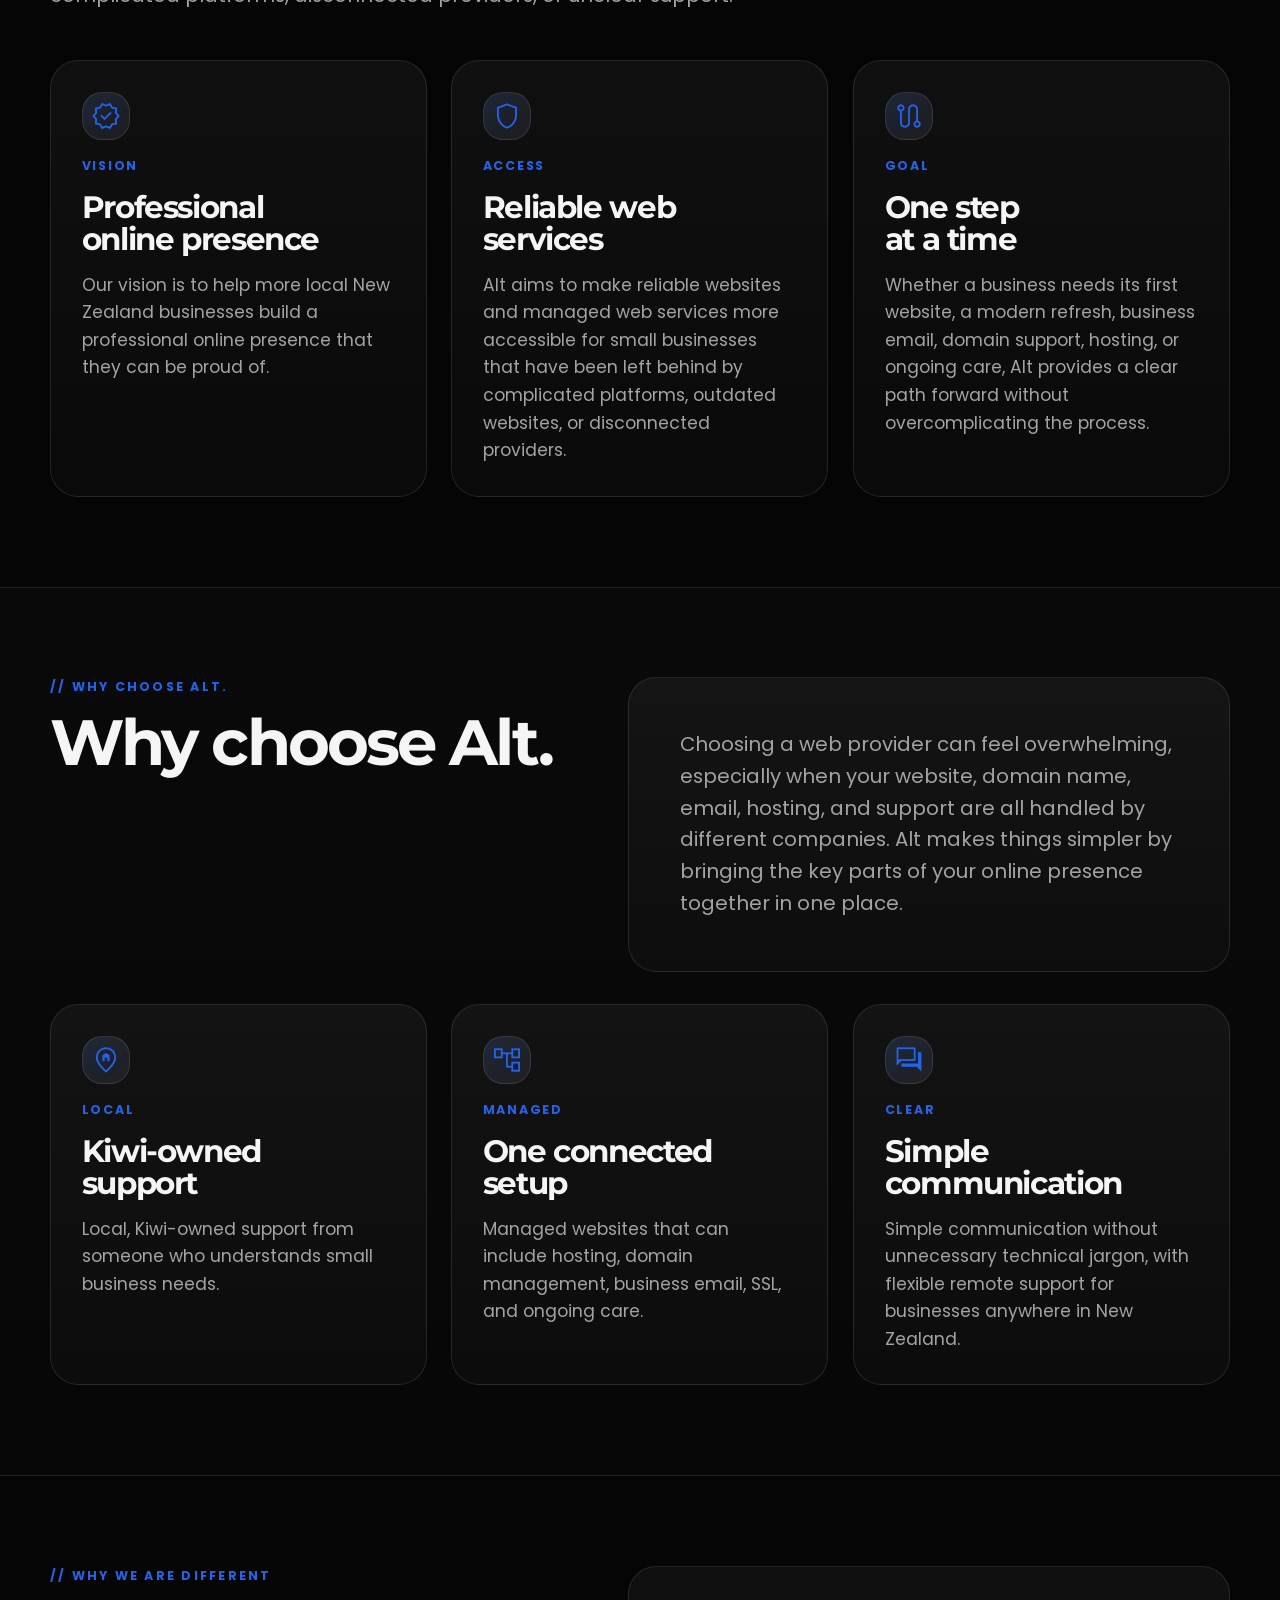
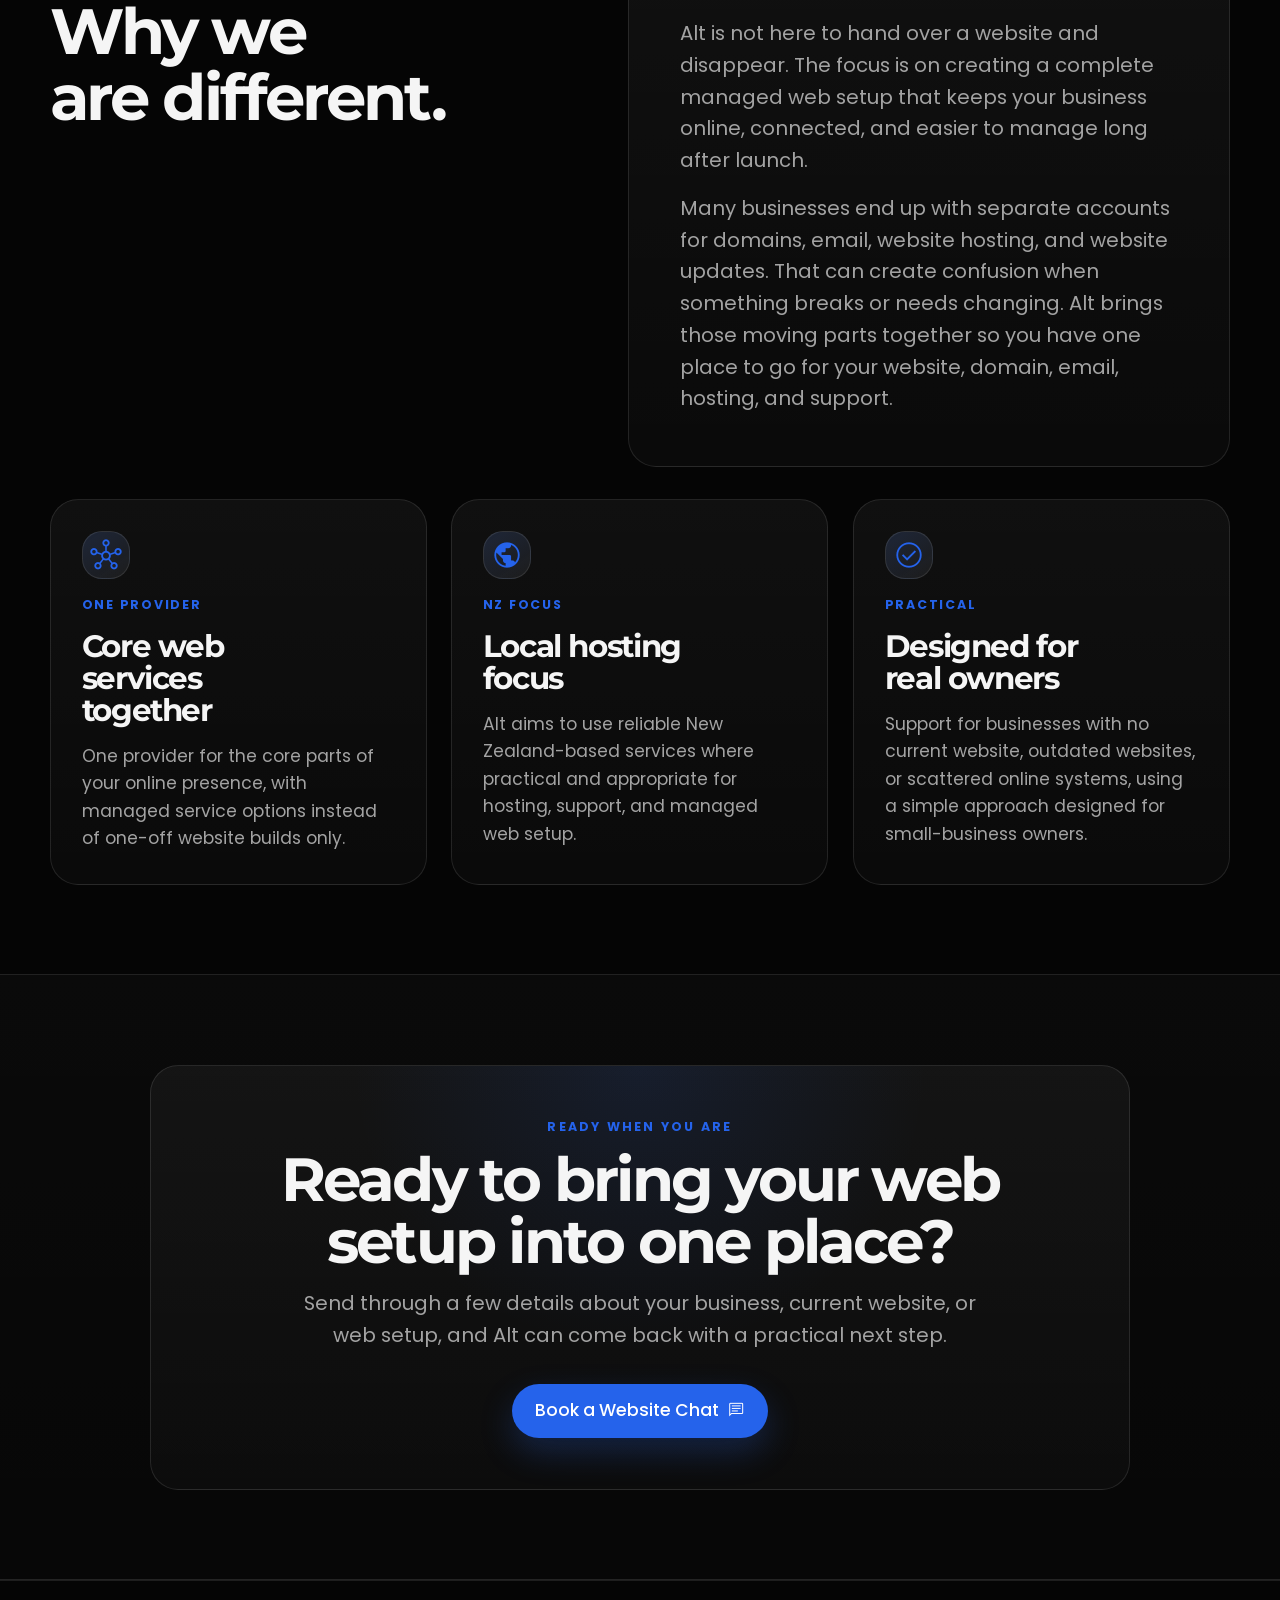
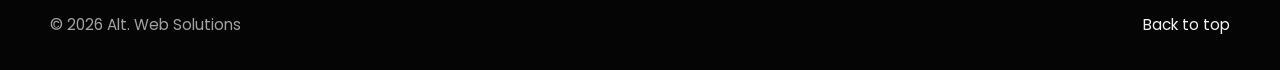
<file: about.html>
<!doctype html>
<html lang="en-NZ" data-theme="dark">
  <head>
    <meta charset="UTF-8" />
    <meta name="viewport" content="width=device-width, initial-scale=1.0" />

    <title>About Alt. Web Solutions | Local Managed Web Support</title>
    <meta
      name="description"
      content="Learn about Alt. Web Solutions, a Kerikeri-based managed web provider helping New Zealand businesses with websites, hosting, domains, email, and support."
    />

    <link rel="icon" type="image/png" sizes="32x32" href="assets/favicon.png" />
    <link rel="icon" type="image/png" sizes="16x16" href="assets/favicon.png" />
    <link rel="apple-touch-icon" sizes="180x180" href="assets/favicon.png" />
    <link rel="shortcut icon" href="assets/favicon.png" />
    <link
      href="https://fonts.googleapis.com/css2?family=Material+Symbols+Outlined:opsz,wght,FILL,GRAD@20..48,100..700,0..1,-50..200"
      rel="stylesheet"
    />
    <link rel="stylesheet" href="css/style.css" />
  </head>

  <body data-theme="dark">
    <canvas
      class="tech-background"
      id="techBackground"
      aria-hidden="true"
    ></canvas>
    <div class="tech-ambient" aria-hidden="true"></div>
    <div class="tech-grid" aria-hidden="true"></div>

    <header class="site-header">
      <nav class="nav">
        <a
          href="index.html#home"
          class="nav-logo"
          aria-label="Alt. Web Solutions home"
        >
          <img
            src="assets/alt-web-solutions-logo-white-icon.png"
            alt="Alt. Web Solutions logo"
            id="siteLogo"
          />
        </a>

        <button
          class="nav-toggle"
          aria-label="Open navigation menu"
          type="button"
        >
          <span></span>
          <span></span>
        </button>

        <div class="nav-actions">
          <div class="nav-links">
            <a href="index.html#home">Home</a>
            <a href="about.html" aria-current="page">About</a>
            <a href="services.html">Services</a>
            <a href="managed-websites.html">Managed Websites</a>
            <a href="ecommerce.html">E-Commerce</a>
            <a href="index.html#contact">Contact</a>
          </div>

          <button
            class="theme-toggle"
            id="themeToggle"
            type="button"
            aria-label="Toggle light and dark mode"
          >
            <span class="theme-toggle-icon" id="themeIcon">&#9790;</span>
            <span class="theme-toggle-text" id="themeText">Dark</span>
          </button>
        </div>
      </nav>
    </header>

    <main id="about">
      <section class="about-hero section">
        <div class="container about-hero-grid">
          <div class="about-hero-copy reveal">
            <p class="eyebrow">About Alt. Web Solutions</p>
            <h1>Helping local businesses get online, one step at a time.</h1>
            <p>
              Alt. Web Solutions was created after seeing how many local
              businesses are being left behind online, from outdated websites to
              no website at all, or web setups spread across too many different
              providers.
            </p>
            <p>
              Based in Kerikeri and supporting businesses across New Zealand,
              Alt exists to make web services simpler, more approachable, and
              easier to manage for local business owners.
            </p>
            <div class="about-hero-actions">
              <a href="index.html#contact" class="btn btn-primary"
                ><span>Book a Website Chat</span>
                <span class="material-symbols-outlined" aria-hidden="true"
                  >chat</span
                ></a
              >
              <a href="services.html" class="btn btn-secondary">
                <span>Explore Services</span>
                <span class="material-symbols-outlined" aria-hidden="true"
                  >arrow_forward</span
                >
              </a>
            </div>
          </div>

          <figure class="about-hero-visual reveal" aria-hidden="true">
            <img
              src="assets/graphics/alt-mascot%20(15).webp"
              alt=""
              width="1200"
              height="900"
              loading="eager"
              decoding="async"
            />
          </figure>
        </div>
      </section>

      <section class="section section-muted">
        <div class="container about-split">
          <div class="section-heading reveal">
            <p class="eyebrow">// Our mission</p>
            <h2>Our mission</h2>
          </div>

          <div class="about-copy-card reveal tilt-card">
            <p>
              Alt. Web Solutions helps local New Zealand businesses get online
              and stay online with simple, managed web solutions that are
              professional, reliable, and easy to understand.
            </p>
          </div>
        </div>
      </section>

      <section class="section">
        <div class="container">
          <div class="section-heading reveal">
            <p class="eyebrow">// Direction</p>
            <h2>Our vision and goal.</h2>
            <p>
              A practical path for businesses that need a stronger online
              presence without complicated platforms, disconnected providers, or
              unclear support.
            </p>
          </div>

          <div class="card-grid about-value-grid">
            <article class="info-card reveal tilt-card">
              <div class="icon" aria-hidden="true">
                <span class="material-symbols-outlined">verified</span>
              </div>
              <span>Vision</span>
              <h3>Professional online presence</h3>
              <p>
                Our vision is to help more local New Zealand businesses build a
                professional online presence that they can be proud of.
              </p>
            </article>

            <article class="info-card reveal tilt-card">
              <div class="icon" aria-hidden="true">
                <span class="material-symbols-outlined">shield</span>
              </div>
              <span>Access</span>
              <h3>Reliable web services</h3>
              <p>
                Alt aims to make reliable websites and managed web services more
                accessible for small businesses that have been left behind by
                complicated platforms, outdated websites, or disconnected
                providers.
              </p>
            </article>

            <article class="info-card reveal tilt-card">
              <div class="icon" aria-hidden="true">
                <span class="material-symbols-outlined">route</span>
              </div>
              <span>Goal</span>
              <h3>One step at a time</h3>
              <p>
                Whether a business needs its first website, a modern refresh,
                business email, domain support, hosting, or ongoing care, Alt
                provides a clear path forward without overcomplicating the
                process.
              </p>
            </article>
          </div>
        </div>
      </section>

      <section class="section section-muted">
        <div class="container about-split about-split-reverse">
          <div class="section-heading reveal">
            <p class="eyebrow">// Why choose Alt.</p>
            <h2>Why choose Alt.</h2>
          </div>

          <div class="about-copy-card reveal tilt-card">
            <p>
              Choosing a web provider can feel overwhelming, especially when
              your website, domain name, email, hosting, and support are all
              handled by different companies. Alt makes things simpler by
              bringing the key parts of your online presence together in one
              place.
            </p>
          </div>
        </div>

        <div class="container">
          <div class="card-grid about-value-grid">
            <article class="info-card reveal tilt-card">
              <div class="icon" aria-hidden="true">
                <span class="material-symbols-outlined">home_pin</span>
              </div>
              <span>Local</span>
              <h3>Kiwi-owned support</h3>
              <p>
                Local, Kiwi-owned support from someone who understands small
                business needs.
              </p>
            </article>

            <article class="info-card reveal tilt-card">
              <div class="icon" aria-hidden="true">
                <span class="material-symbols-outlined">account_tree</span>
              </div>
              <span>Managed</span>
              <h3>One connected setup</h3>
              <p>
                Managed websites that can include hosting, domain management,
                business email, SSL, and ongoing care.
              </p>
            </article>

            <article class="info-card reveal tilt-card">
              <div class="icon" aria-hidden="true">
                <span class="material-symbols-outlined">forum</span>
              </div>
              <span>Clear</span>
              <h3>Simple communication</h3>
              <p>
                Simple communication without unnecessary technical jargon, with
                flexible remote support for businesses anywhere in New Zealand.
              </p>
            </article>
          </div>
        </div>
      </section>

      <section class="section">
        <div class="container about-split">
          <div class="section-heading reveal">
            <p class="eyebrow">// Why we are different</p>
            <h2>Why we are different.</h2>
          </div>

          <div class="about-copy-card reveal tilt-card">
            <p>
              Alt is not here to hand over a website and disappear. The focus is
              on creating a complete managed web setup that keeps your business
              online, connected, and easier to manage long after launch.
            </p>
            <p>
              Many businesses end up with separate accounts for domains, email,
              website hosting, and website updates. That can create confusion
              when something breaks or needs changing. Alt brings those moving
              parts together so you have one place to go for your website,
              domain, email, hosting, and support.
            </p>
          </div>
        </div>

        <div class="container">
          <div class="card-grid about-value-grid">
            <article class="info-card reveal tilt-card">
              <div class="icon" aria-hidden="true">
                <span class="material-symbols-outlined">hub</span>
              </div>
              <span>One provider</span>
              <h3>Core web services together</h3>
              <p>
                One provider for the core parts of your online presence, with
                managed service options instead of one-off website builds only.
              </p>
            </article>

            <article class="info-card reveal tilt-card">
              <div class="icon" aria-hidden="true">
                <span class="material-symbols-outlined">public</span>
              </div>
              <span>NZ focus</span>
              <h3>Local hosting focus</h3>
              <p>
                Alt aims to use reliable New Zealand-based services where
                practical and appropriate for hosting, support, and managed web
                setup.
              </p>
            </article>

            <article class="info-card reveal tilt-card">
              <div class="icon" aria-hidden="true">
                <span class="material-symbols-outlined">check_circle</span>
              </div>
              <span>Practical</span>
              <h3>Designed for real owners</h3>
              <p>
                Support for businesses with no current website, outdated
                websites, or scattered online systems, using a simple approach
                designed for small-business owners.
              </p>
            </article>
          </div>
        </div>
      </section>

      <section class="section section-muted">
        <div class="container about-cta reveal">
          <p class="eyebrow">Ready when you are</p>
          <h2>Ready to bring your web setup into one place?</h2>
          <p>
            Send through a few details about your business, current website, or
            web setup, and Alt can come back with a practical next step.
          </p>
          <a href="index.html#contact" class="btn btn-primary">
            <span>Book a Website Chat</span>
            <span class="material-symbols-outlined" aria-hidden="true"
              >chat</span
            >
          </a>
        </div>
      </section>
    </main>

    <footer class="site-footer">
      <div class="container footer-inner">
        <p>&copy; <span id="year"></span> Alt. Web Solutions</p>
        <a href="#about">Back to top</a>
      </div>
    </footer>

    <script type="module" src="js/script.js"></script>
  </body>
</html>
</file>
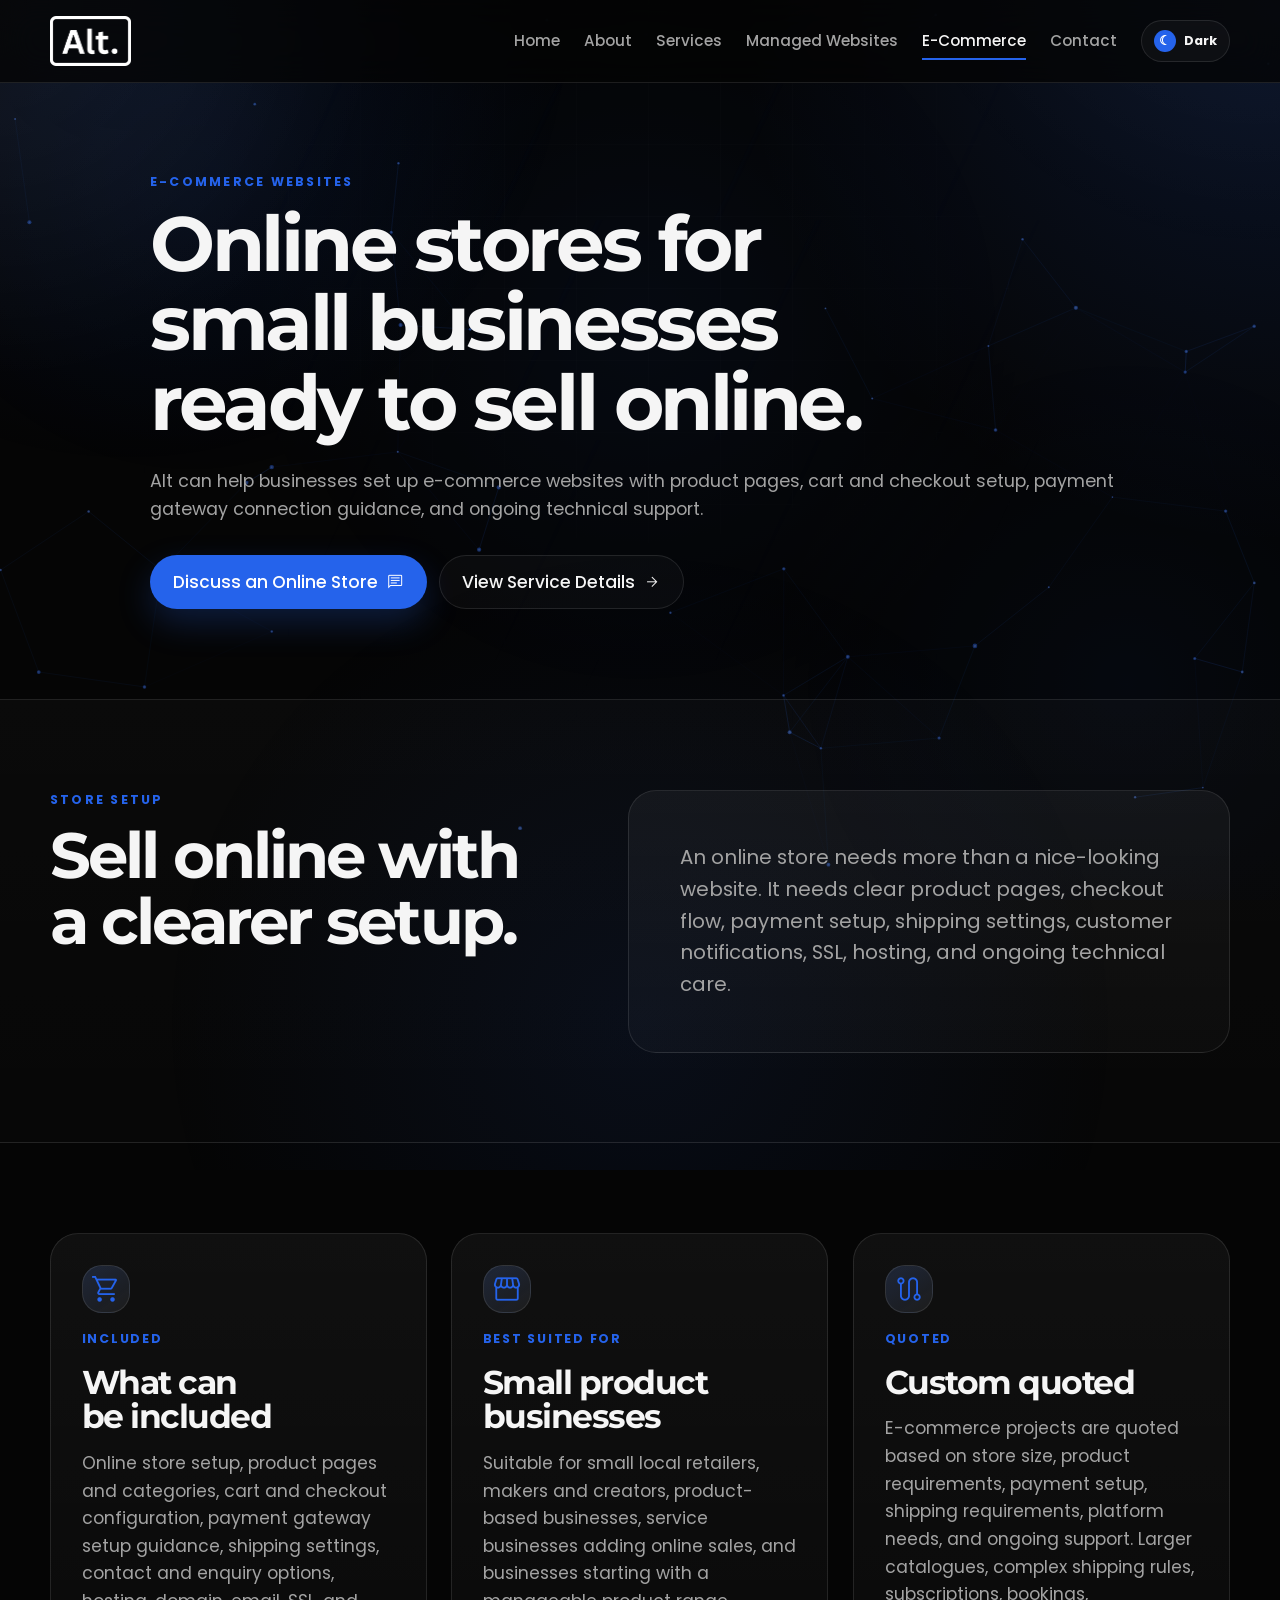
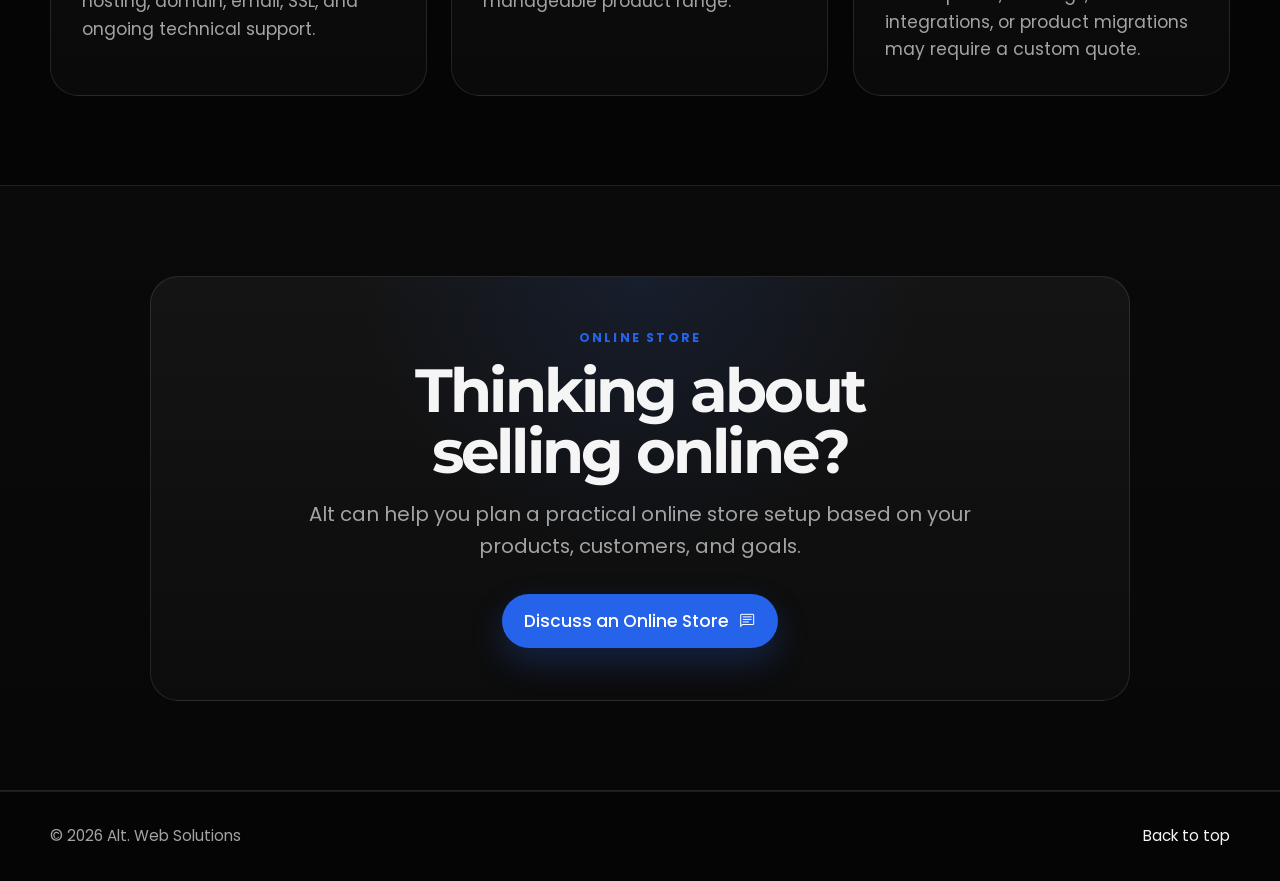
<file: ecommerce.html>
<!doctype html>
<html lang="en-NZ" data-theme="dark">
  <head>
    <meta charset="UTF-8" />
    <meta name="viewport" content="width=device-width, initial-scale=1.0" />
    <title>E-Commerce Websites | Alt. Web Solutions</title>
    <meta
      name="description"
      content="E-commerce website setup for New Zealand businesses that want to sell products online with managed website, hosting, domain, email, SSL, and support options."
    />
    <link rel="icon" type="image/png" sizes="32x32" href="assets/favicon.png" />
    <link rel="icon" type="image/png" sizes="16x16" href="assets/favicon.png" />
    <link rel="apple-touch-icon" sizes="180x180" href="assets/favicon.png" />
    <link rel="shortcut icon" href="assets/favicon.png" />
    <link
      href="https://fonts.googleapis.com/css2?family=Material+Symbols+Outlined:opsz,wght,FILL,GRAD@20..48,100..700,0..1,-50..200"
      rel="stylesheet"
    />
    <link rel="stylesheet" href="css/style.css" />
  </head>

  <body data-theme="dark">
    <canvas class="tech-background" id="techBackground" aria-hidden="true"></canvas>
    <div class="tech-ambient" aria-hidden="true"></div>
    <div class="tech-grid" aria-hidden="true"></div>

    <header class="site-header">
      <nav class="nav">
        <a href="index.html#home" class="nav-logo" aria-label="Alt. Web Solutions home">
          <img src="assets/alt-web-solutions-logo-white-icon.png" alt="Alt. Web Solutions logo" id="siteLogo" />
        </a>
        <button class="nav-toggle" aria-label="Open navigation menu" type="button"><span></span><span></span></button>
        <div class="nav-actions">
          <div class="nav-links">
            <a href="index.html#home">Home</a>
            <a href="about.html">About</a>
            <a href="services.html">Services</a>
            <a href="managed-websites.html">Managed Websites</a>
            <a href="ecommerce.html" aria-current="page">E-Commerce</a>
            <a href="index.html#contact">Contact</a>
          </div>
          <button class="theme-toggle" id="themeToggle" type="button" aria-label="Toggle light and dark mode">
            <span class="theme-toggle-icon" id="themeIcon">&#9790;</span>
            <span class="theme-toggle-text" id="themeText">Dark</span>
          </button>
        </div>
      </nav>
    </header>

    <main id="ecommerce">
      <section class="page-hero section">
        <div class="container page-hero-copy reveal">
          <p class="eyebrow">E-Commerce Websites</p>
          <h1>Online stores for small businesses ready to sell online.</h1>
          <p>
            Alt can help businesses set up e-commerce websites with product
            pages, cart and checkout setup, payment gateway connection guidance,
            and ongoing technical support.
          </p>
          <div class="hero-actions">
            <a href="index.html#contact" class="btn btn-primary"><span>Discuss an Online Store</span><span class="material-symbols-outlined" aria-hidden="true">chat</span></a>
            <a href="services.html#ecommerce" class="btn btn-secondary"><span>View Service Details</span><span class="material-symbols-outlined" aria-hidden="true">arrow_forward</span></a>
          </div>
        </div>
      </section>

      <section class="section section-muted">
        <div class="container about-split">
          <div class="section-heading reveal">
            <p class="eyebrow">Store setup</p>
            <h2>Sell online with a clearer setup.</h2>
          </div>
          <div class="about-copy-card reveal tilt-card">
            <p>
              An online store needs more than a nice-looking website. It needs
              clear product pages, checkout flow, payment setup, shipping
              settings, customer notifications, SSL, hosting, and ongoing
              technical care.
            </p>
          </div>
        </div>
      </section>

      <section class="section">
        <div class="container">
          <div class="card-grid">
            <article class="info-card reveal tilt-card">
              <div class="icon" aria-hidden="true"><span class="material-symbols-outlined">shopping_cart</span></div>
              <span>Included</span>
              <h3>What can be included</h3>
              <p>
                Online store setup, product pages and categories, cart and
                checkout configuration, payment gateway setup guidance, shipping
                settings, contact and enquiry options, hosting, domain, email,
                SSL, and ongoing technical support.
              </p>
            </article>
            <article class="info-card reveal tilt-card">
              <div class="icon" aria-hidden="true"><span class="material-symbols-outlined">storefront</span></div>
              <span>Best suited for</span>
              <h3>Small product businesses</h3>
              <p>
                Suitable for small local retailers, makers and creators,
                product-based businesses, service businesses adding online
                sales, and businesses starting with a manageable product range.
              </p>
            </article>
            <article class="info-card reveal tilt-card">
              <div class="icon" aria-hidden="true"><span class="material-symbols-outlined">route</span></div>
              <span>Quoted</span>
              <h3>Custom quoted</h3>
              <p>
                E-commerce projects are quoted based on store size, product
                requirements, payment setup, shipping requirements, platform
                needs, and ongoing support. Larger catalogues, complex shipping
                rules, subscriptions, bookings, integrations, or product
                migrations may require a custom quote.
              </p>
            </article>
          </div>
        </div>
      </section>

      <section class="section section-muted">
        <div class="container about-cta reveal">
          <p class="eyebrow">Online store</p>
          <h2>Thinking about selling online?</h2>
          <p>
            Alt can help you plan a practical online store setup based on your
            products, customers, and goals.
          </p>
          <a href="index.html#contact" class="btn btn-primary"><span>Discuss an Online Store</span><span class="material-symbols-outlined" aria-hidden="true">chat</span></a>
        </div>
      </section>
    </main>

    <footer class="site-footer">
      <div class="container footer-inner">
        <p>&copy; <span id="year"></span> Alt. Web Solutions</p>
        <a href="#ecommerce">Back to top</a>
      </div>
    </footer>
    <script type="module" src="js/script.js"></script>
  </body>
</html>
</file>
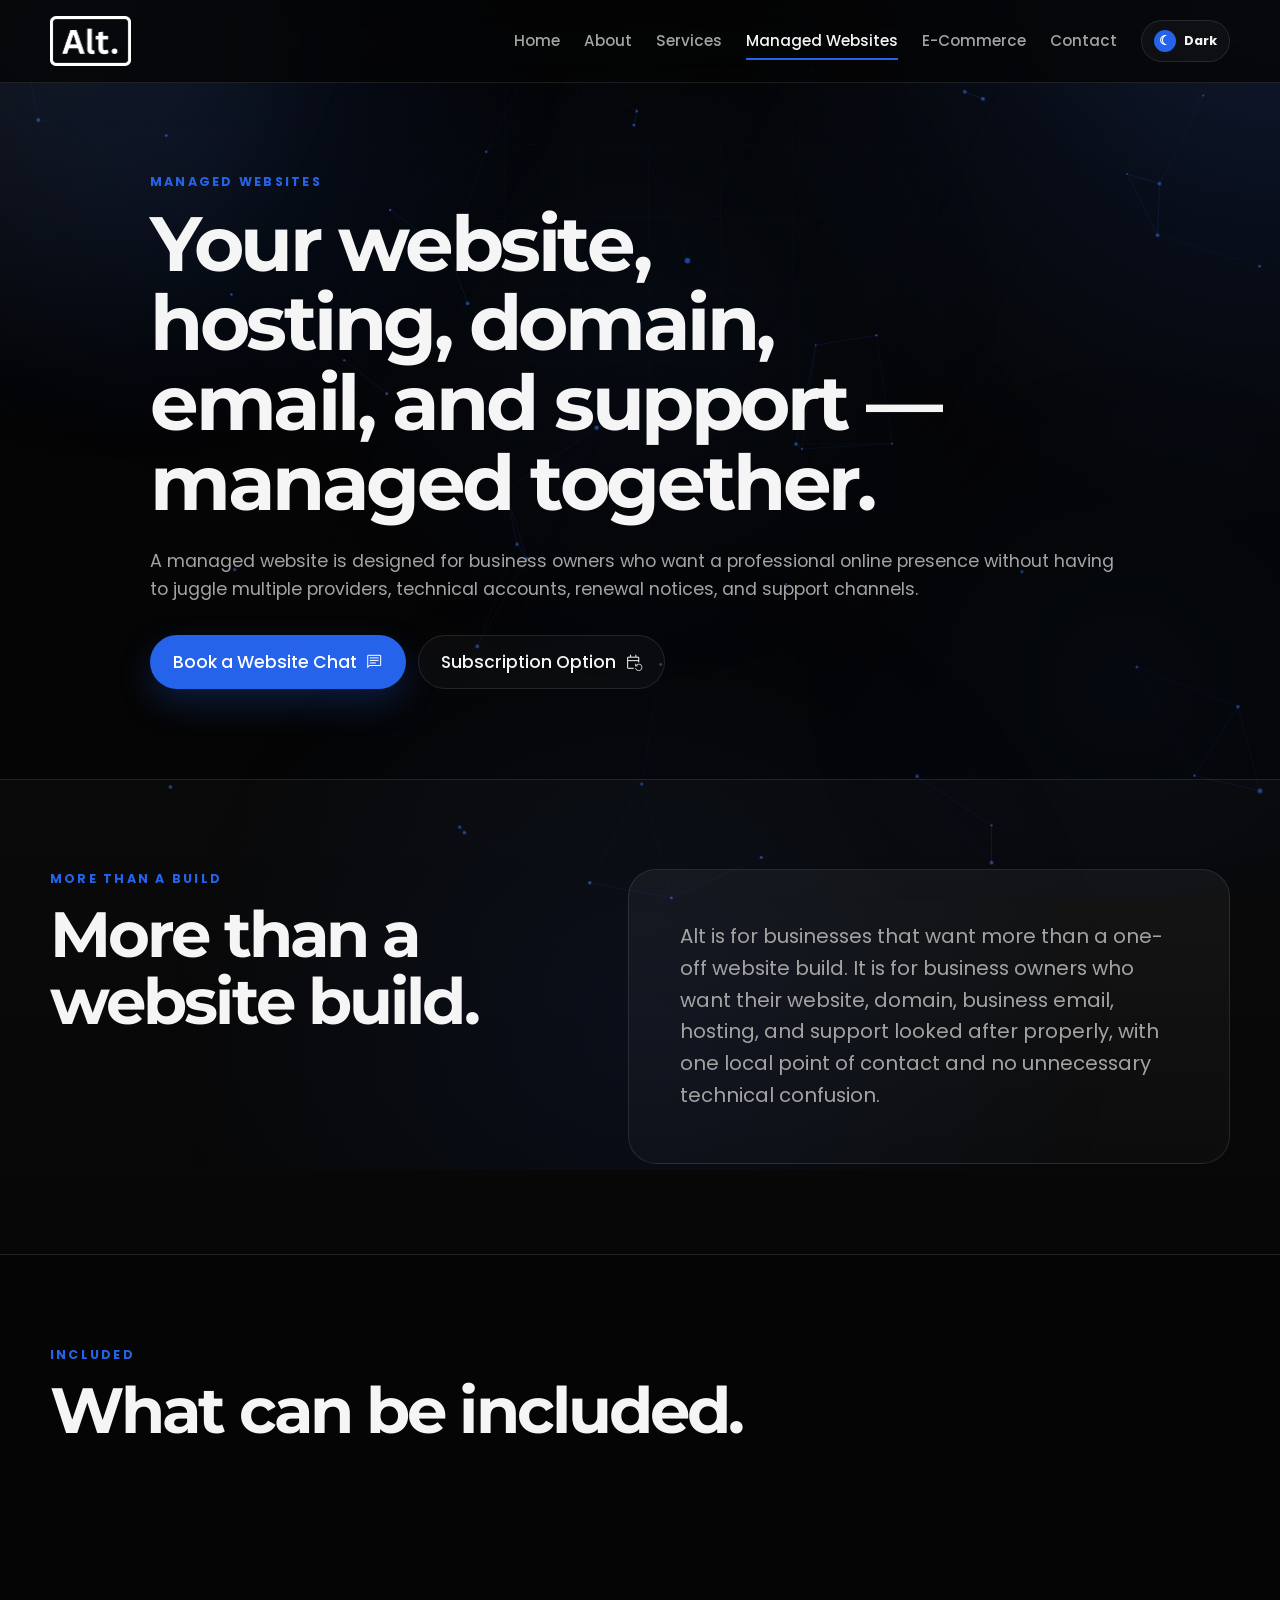
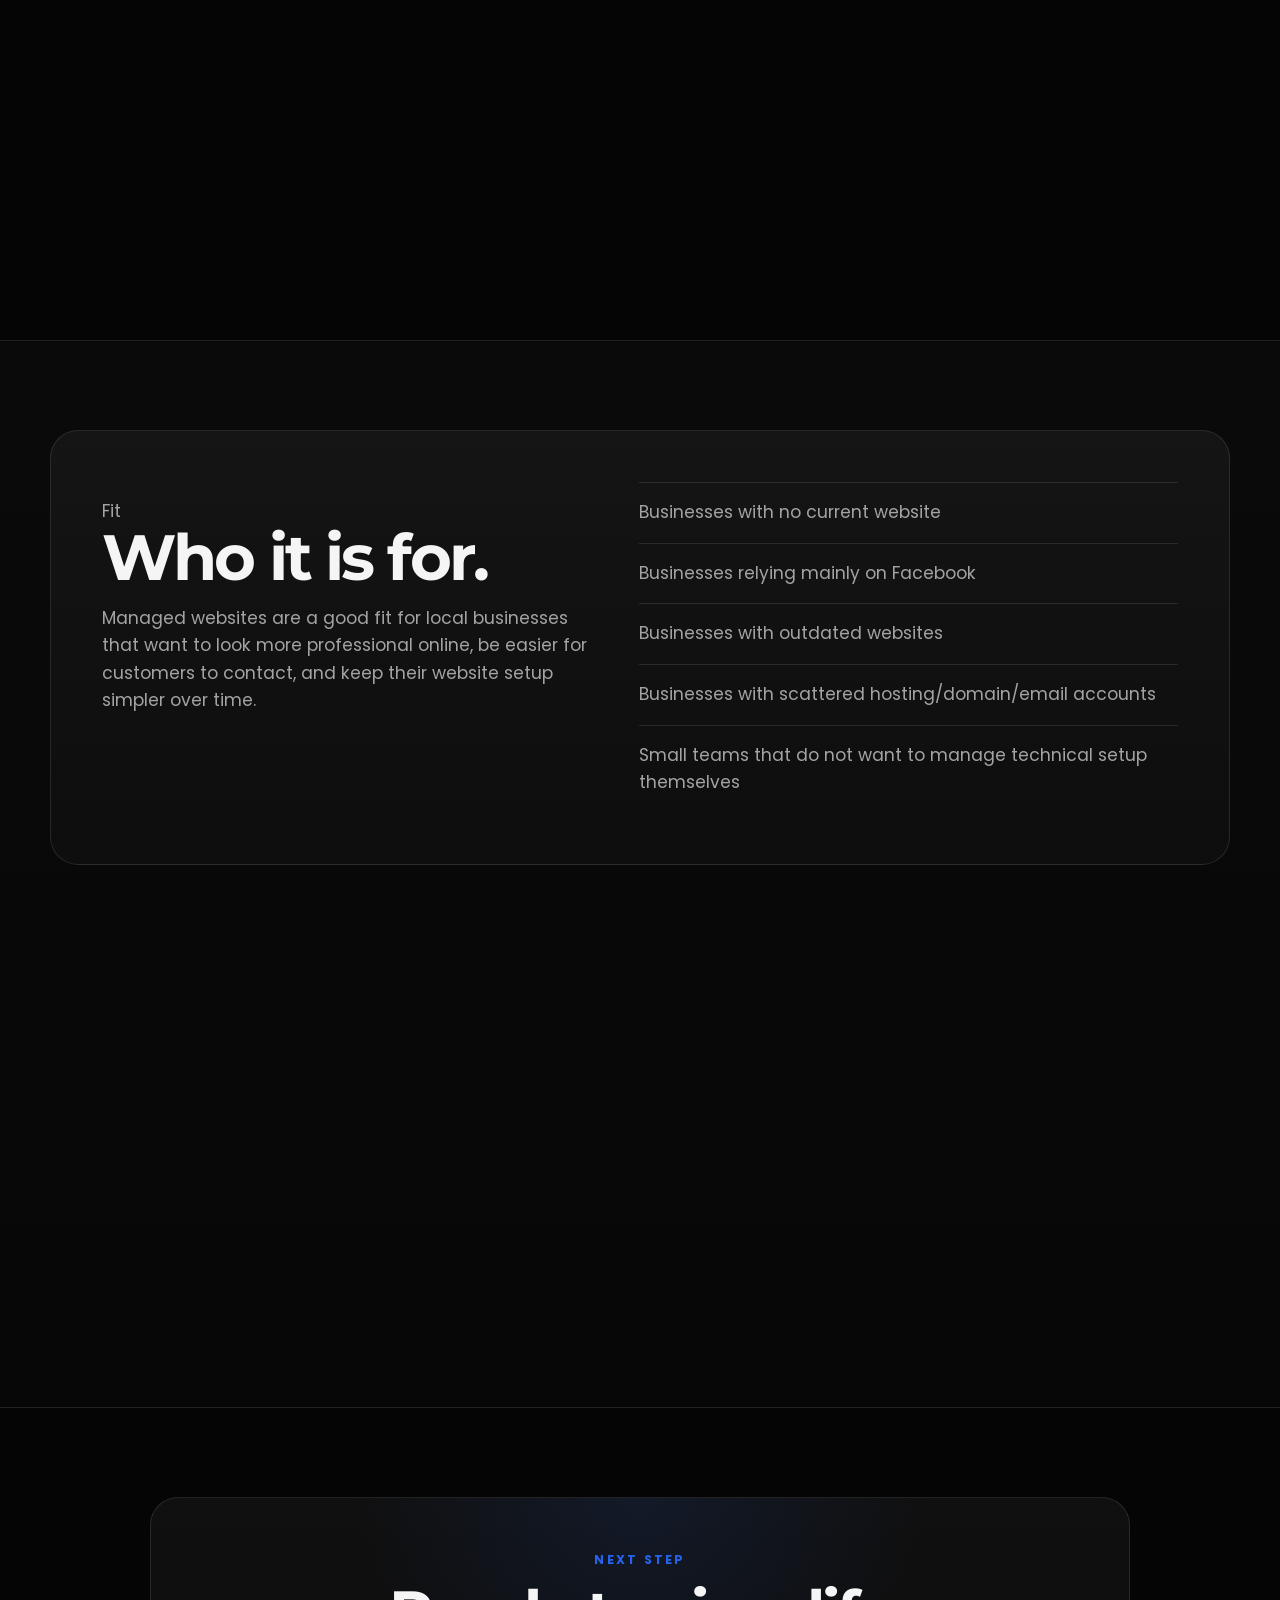
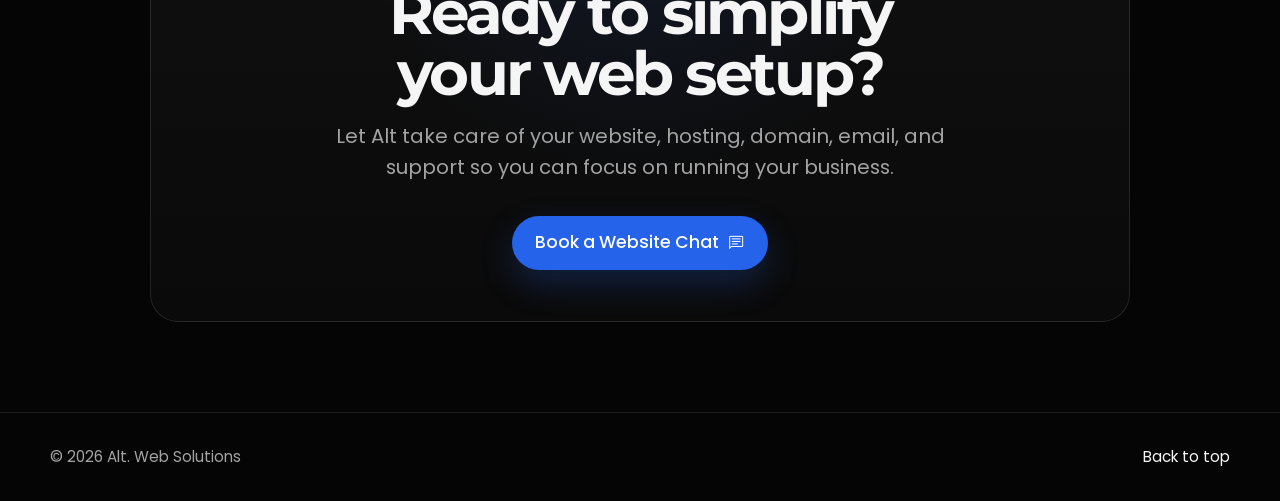
<file: managed-websites.html>
<!doctype html>
<html lang="en-NZ" data-theme="dark">
  <head>
    <meta charset="UTF-8" />
    <meta name="viewport" content="width=device-width, initial-scale=1.0" />
    <title>Managed Websites | Alt. Web Solutions</title>
    <meta
      name="description"
      content="Managed website packages for New Zealand businesses, bringing website design, hosting, domains, business email, SSL, and support into one place."
    />
    <link rel="icon" type="image/png" sizes="32x32" href="assets/favicon.png" />
    <link rel="icon" type="image/png" sizes="16x16" href="assets/favicon.png" />
    <link rel="apple-touch-icon" sizes="180x180" href="assets/favicon.png" />
    <link rel="shortcut icon" href="assets/favicon.png" />
    <link
      href="https://fonts.googleapis.com/css2?family=Material+Symbols+Outlined:opsz,wght,FILL,GRAD@20..48,100..700,0..1,-50..200"
      rel="stylesheet"
    />
    <link rel="stylesheet" href="css/style.css" />
  </head>

  <body data-theme="dark">
    <canvas class="tech-background" id="techBackground" aria-hidden="true"></canvas>
    <div class="tech-ambient" aria-hidden="true"></div>
    <div class="tech-grid" aria-hidden="true"></div>

    <header class="site-header">
      <nav class="nav">
        <a href="index.html#home" class="nav-logo" aria-label="Alt. Web Solutions home">
          <img src="assets/alt-web-solutions-logo-white-icon.png" alt="Alt. Web Solutions logo" id="siteLogo" />
        </a>
        <button class="nav-toggle" aria-label="Open navigation menu" type="button"><span></span><span></span></button>
        <div class="nav-actions">
          <div class="nav-links">
            <a href="index.html#home">Home</a>
            <a href="about.html">About</a>
            <a href="services.html">Services</a>
            <a href="managed-websites.html" aria-current="page">Managed Websites</a>
            <a href="ecommerce.html">E-Commerce</a>
            <a href="index.html#contact">Contact</a>
          </div>
          <button class="theme-toggle" id="themeToggle" type="button" aria-label="Toggle light and dark mode">
            <span class="theme-toggle-icon" id="themeIcon">&#9790;</span>
            <span class="theme-toggle-text" id="themeText">Dark</span>
          </button>
        </div>
      </nav>
    </header>

    <main id="managed-websites">
      <section class="page-hero section">
        <div class="container page-hero-copy reveal">
          <p class="eyebrow">Managed Websites</p>
          <h1>Your website, hosting, domain, email, and support &mdash; managed together.</h1>
          <p>
            A managed website is designed for business owners who want a
            professional online presence without having to juggle multiple
            providers, technical accounts, renewal notices, and support
            channels.
          </p>
          <div class="hero-actions">
            <a href="index.html#contact" class="btn btn-primary"><span>Book a Website Chat</span><span class="material-symbols-outlined" aria-hidden="true">chat</span></a>
            <a href="website-subscription.html" class="btn btn-secondary"><span>Subscription Option</span><span class="material-symbols-outlined" aria-hidden="true">event_repeat</span></a>
          </div>
        </div>
      </section>

      <section class="section section-muted">
        <div class="container about-split">
          <div class="section-heading reveal">
            <p class="eyebrow">More than a build</p>
            <h2>More than a website build.</h2>
          </div>
          <div class="about-copy-card reveal tilt-card">
            <p>
              Alt is for businesses that want more than a one-off website
              build. It is for business owners who want their website, domain,
              business email, hosting, and support looked after properly, with
              one local point of contact and no unnecessary technical confusion.
            </p>
          </div>
        </div>
      </section>

      <section class="section">
        <div class="container">
          <div class="section-heading reveal">
            <p class="eyebrow">Included</p>
            <h2>What can be included.</h2>
          </div>
          <div class="card-grid">
            <article class="info-card reveal tilt-card"><div class="icon" aria-hidden="true"><span class="material-symbols-outlined">devices</span></div><span>Website</span><h3>Design, build and pages</h3><p>Website design and build, mobile-friendly pages, contact forms, Google Maps integration, and launch support.</p></article>
            <article class="info-card reveal tilt-card"><div class="icon" aria-hidden="true"><span class="material-symbols-outlined">dns</span></div><span>Setup</span><h3>Hosting, domains and email</h3><p>Website hosting, domain registration or management, business email setup, SSL/security setup, and DNS management.</p></article>
            <article class="info-card reveal tilt-card"><div class="icon" aria-hidden="true"><span class="material-symbols-outlined">handshake</span></div><span>Care</span><h3>Support after launch</h3><p>Basic SEO setup, backup availability, ongoing care, and technical support for website-related issues.</p></article>
          </div>
        </div>
      </section>

      <section class="section section-muted">
        <div class="container service-section-grid">
          <article class="service-card service-detail-card reveal tilt-card">
            <div>
              <p class="service-label">Fit</p>
              <h2>Who it is for.</h2>
              <p>
                Managed websites are a good fit for local businesses that want
                to look more professional online, be easier for customers to
                contact, and keep their website setup simpler over time.
              </p>
            </div>
            <ul>
              <li>Businesses with no current website</li>
              <li>Businesses relying mainly on Facebook</li>
              <li>Businesses with outdated websites</li>
              <li>Businesses with scattered hosting/domain/email accounts</li>
              <li>Small teams that do not want to manage technical setup themselves</li>
            </ul>
          </article>

          <article class="service-card service-detail-card reveal tilt-card">
            <div>
              <p class="service-label">Support</p>
              <h2>One local point of contact.</h2>
              <p>
                Instead of having your website, hosting, domain name, and
                business email spread across multiple companies, Alt can bring
                the key parts of your online setup together. That means one
                local provider to contact when something needs changing,
                checking, or fixing.
              </p>
            </div>
            <ul>
              <li>Website design and build</li>
              <li>Website hosting</li>
              <li>Domain management</li>
              <li>Business email setup</li>
              <li>Ongoing care and technical support</li>
            </ul>
          </article>
        </div>
      </section>

      <section class="section">
        <div class="container about-cta reveal">
          <p class="eyebrow">Next step</p>
          <h2>Ready to simplify your web setup?</h2>
          <p>
            Let Alt take care of your website, hosting, domain, email, and
            support so you can focus on running your business.
          </p>
          <a href="index.html#contact" class="btn btn-primary"><span>Book a Website Chat</span><span class="material-symbols-outlined" aria-hidden="true">chat</span></a>
        </div>
      </section>
    </main>

    <footer class="site-footer">
      <div class="container footer-inner">
        <p>&copy; <span id="year"></span> Alt. Web Solutions</p>
        <a href="#managed-websites">Back to top</a>
      </div>
    </footer>
    <script type="module" src="js/script.js"></script>
  </body>
</html>
</file>
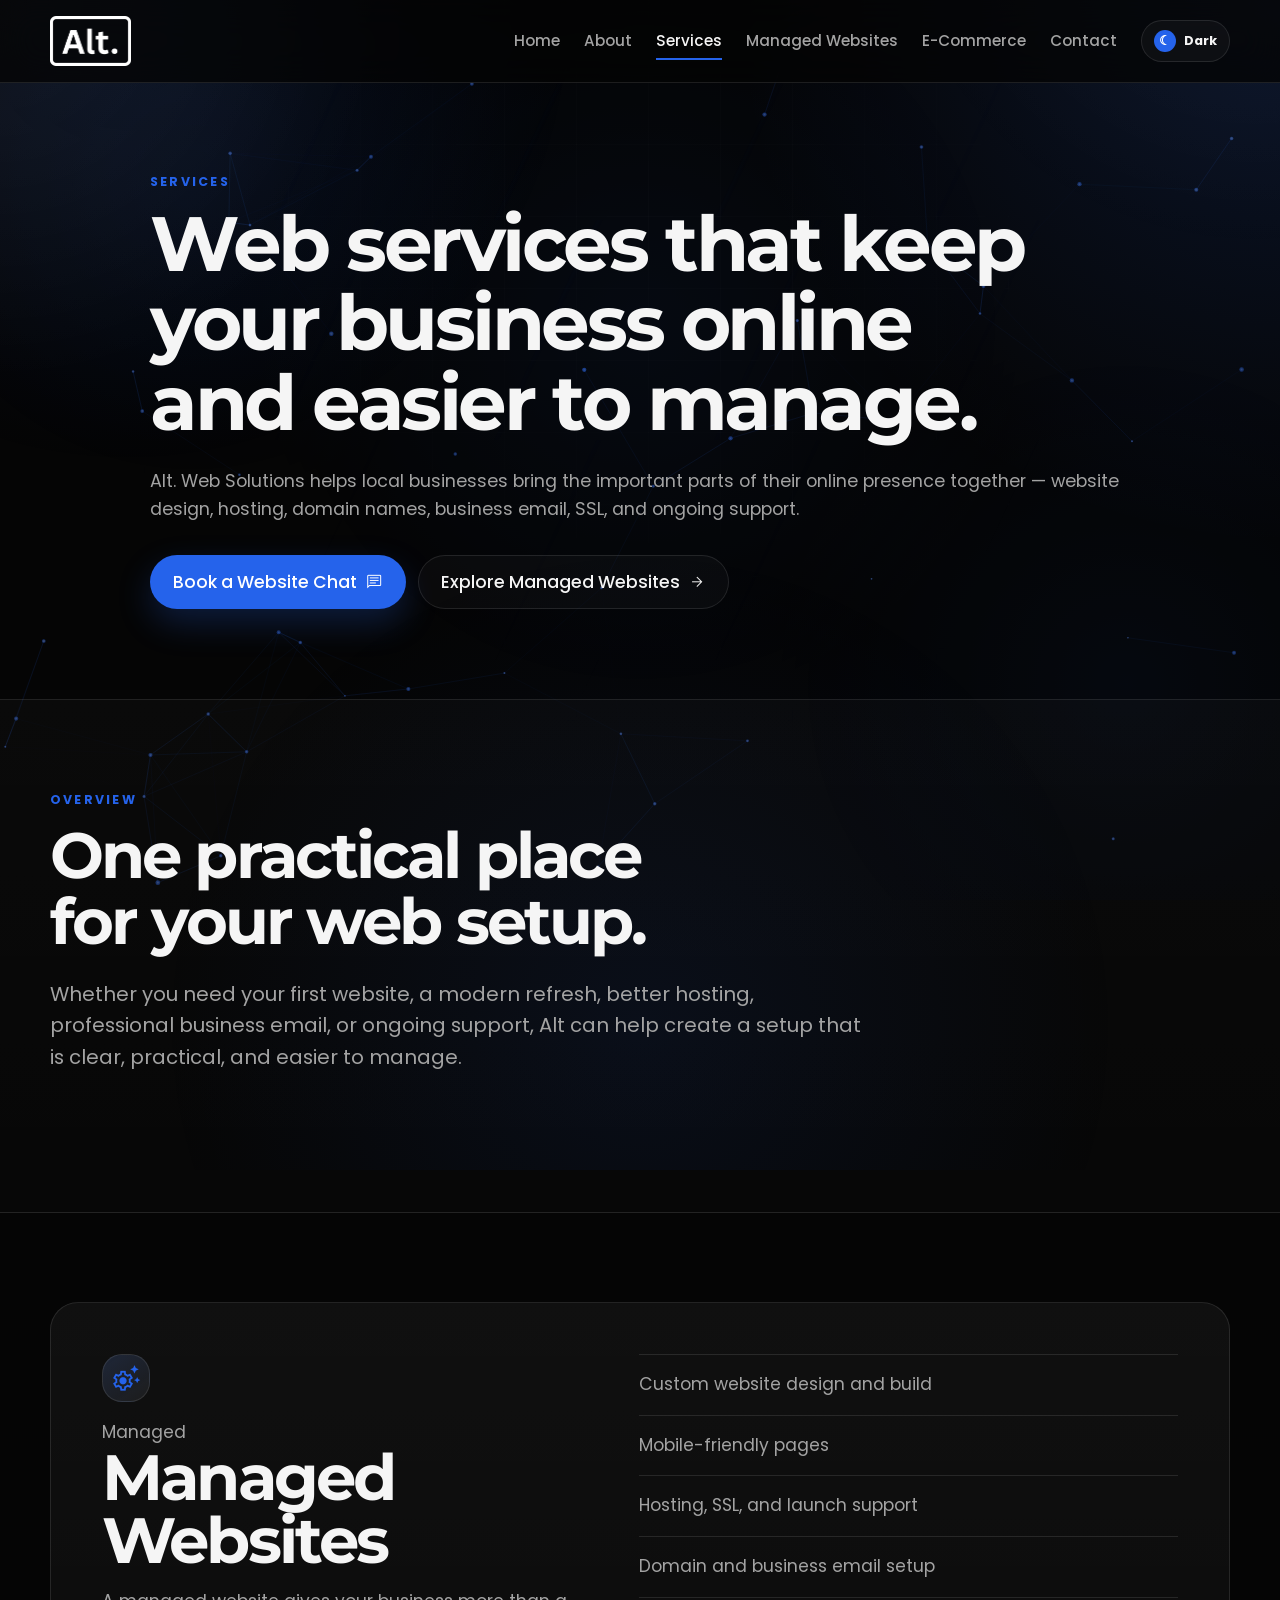
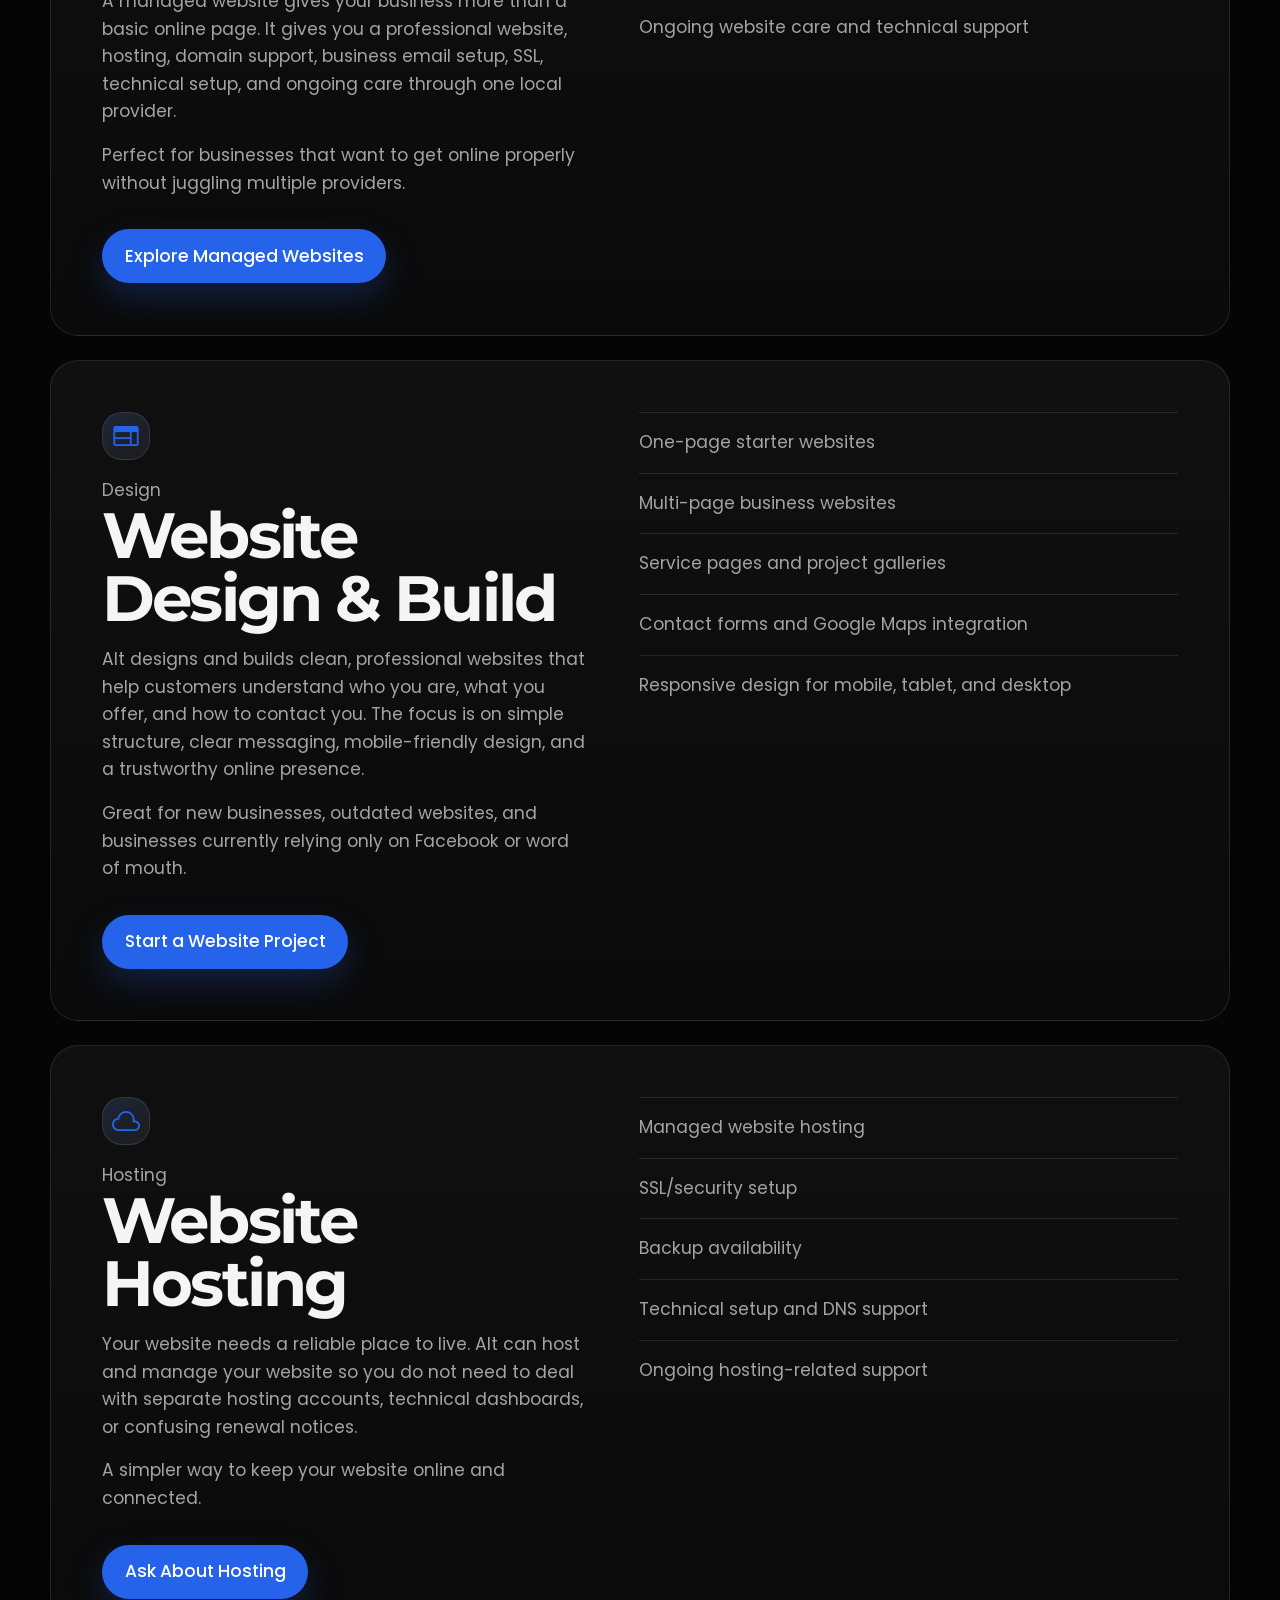
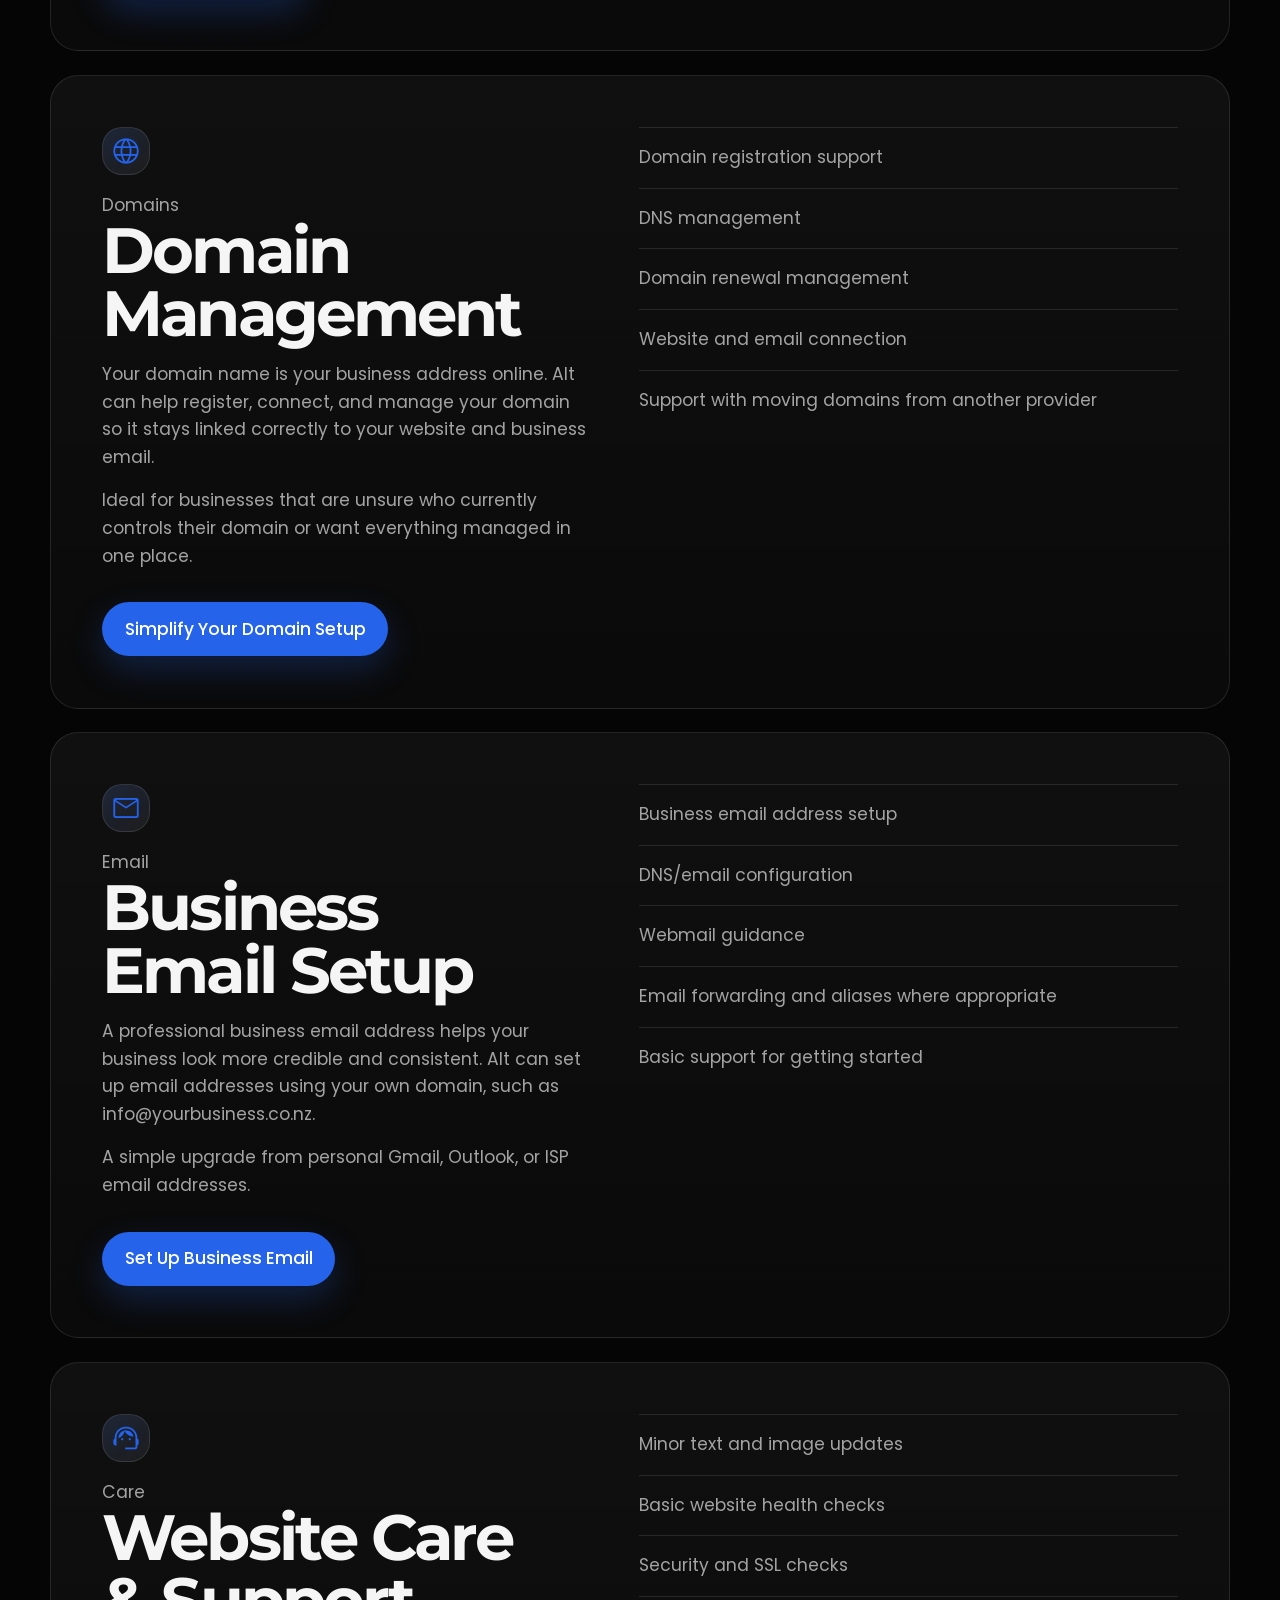
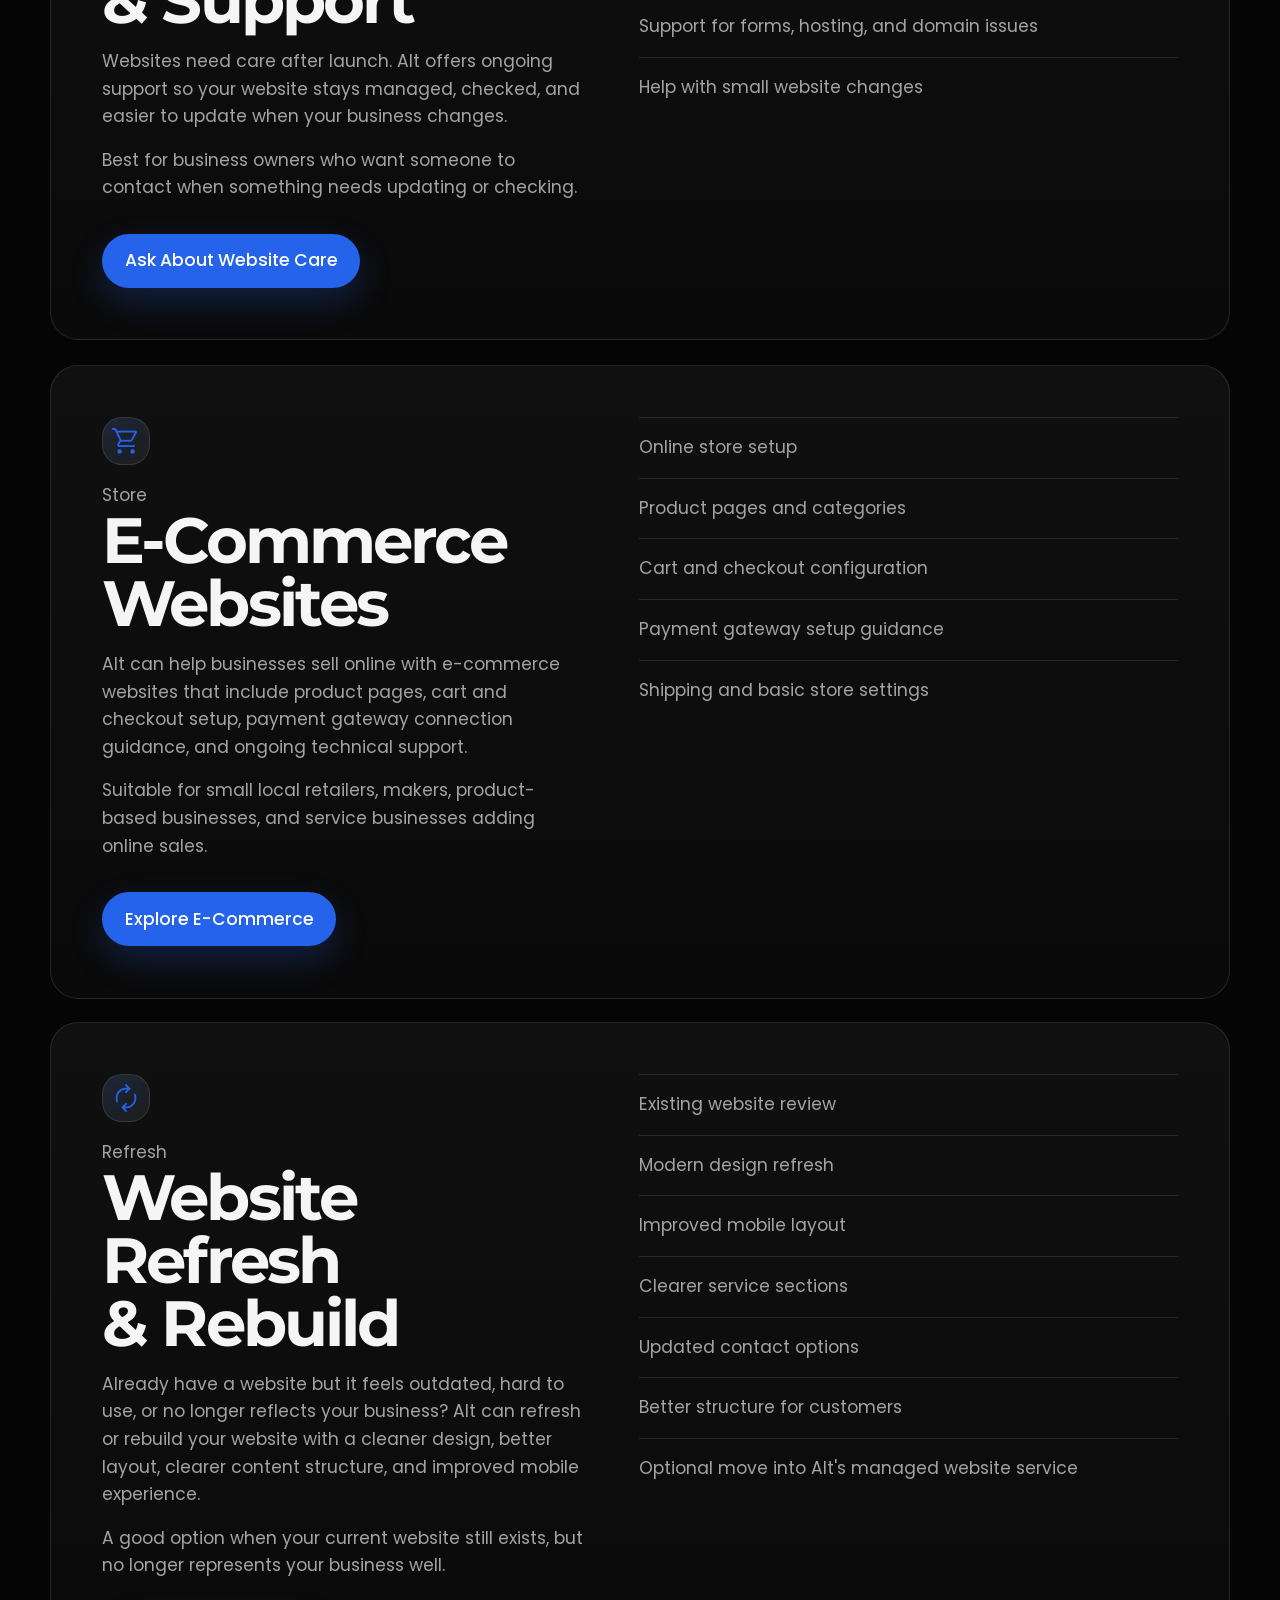
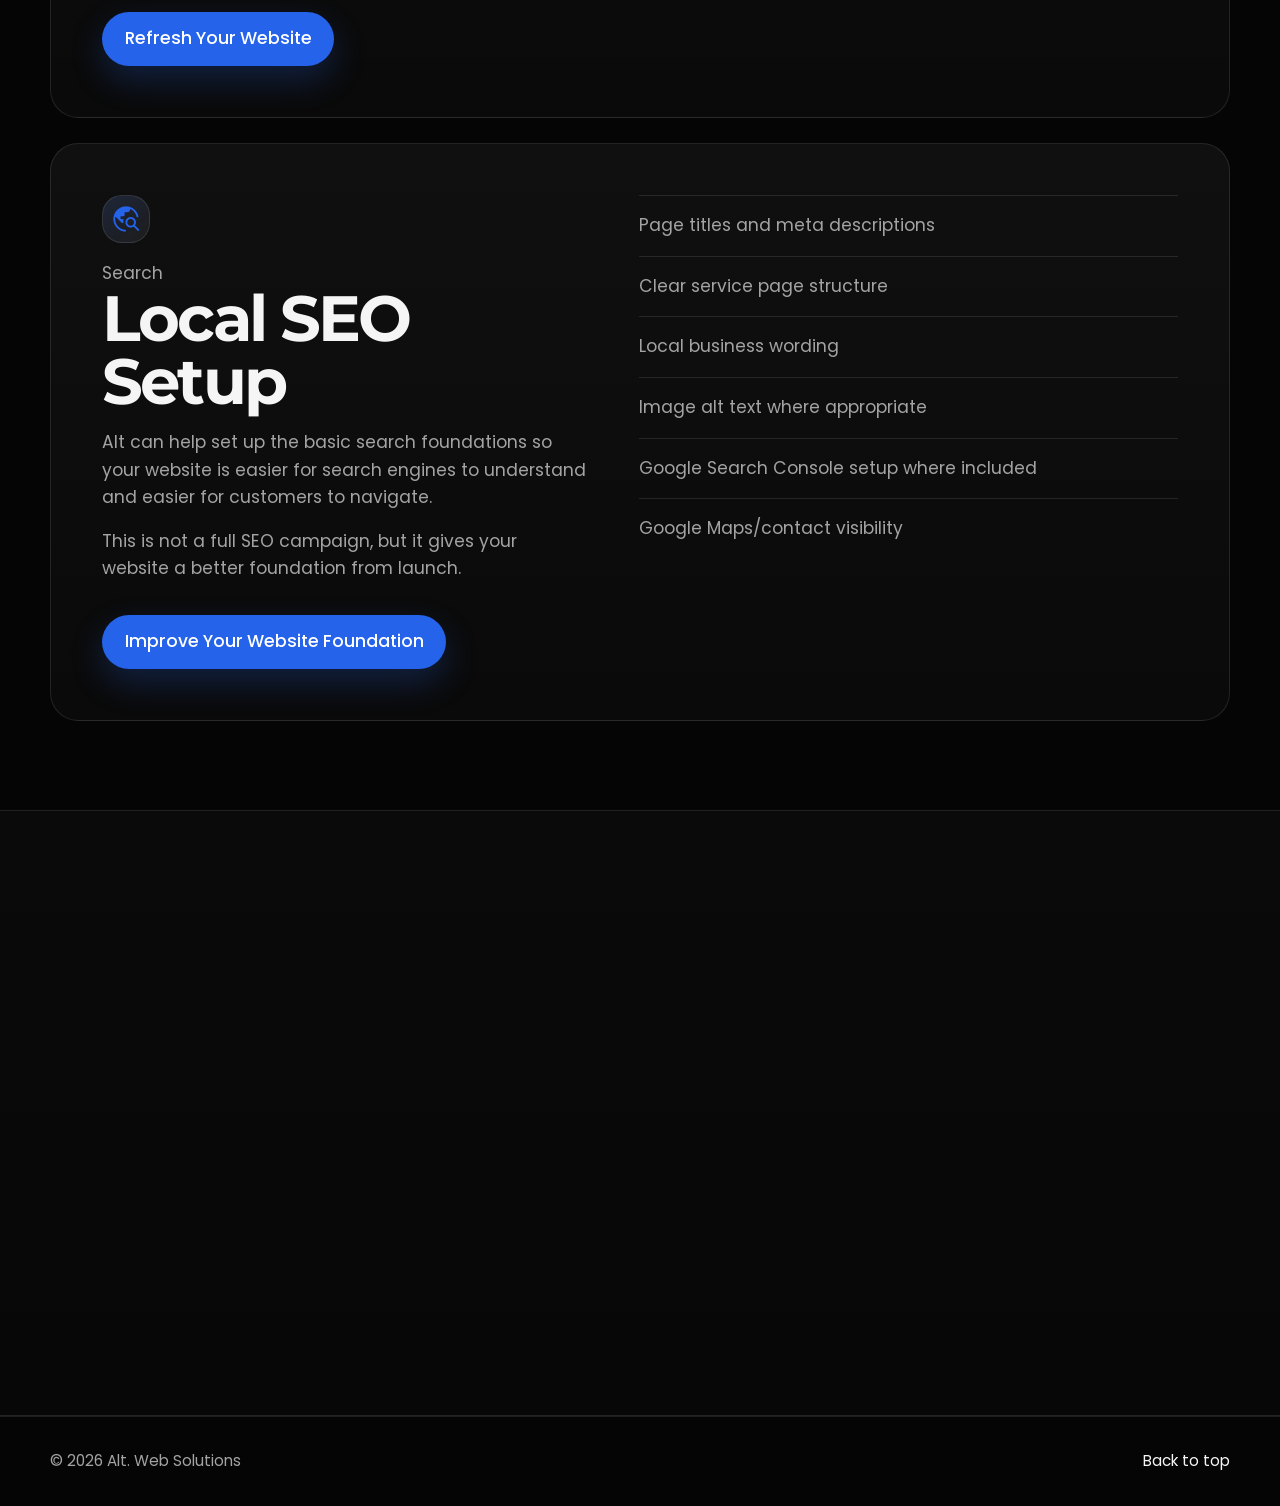
<file: services.html>
<!doctype html>
<html lang="en-NZ" data-theme="dark">
  <head>
    <meta charset="UTF-8" />
    <meta name="viewport" content="width=device-width, initial-scale=1.0" />
    <title>Services | Alt. Web Solutions</title>
    <meta
      name="description"
      content="Website design, managed hosting, domain management, business email setup, website care, e-commerce, and website refresh services for New Zealand businesses."
    />
    <link rel="icon" type="image/png" sizes="32x32" href="assets/favicon.png" />
    <link rel="icon" type="image/png" sizes="16x16" href="assets/favicon.png" />
    <link rel="apple-touch-icon" sizes="180x180" href="assets/favicon.png" />
    <link rel="shortcut icon" href="assets/favicon.png" />
    <link
      href="https://fonts.googleapis.com/css2?family=Material+Symbols+Outlined:opsz,wght,FILL,GRAD@20..48,100..700,0..1,-50..200"
      rel="stylesheet"
    />
    <link rel="stylesheet" href="css/style.css" />
  </head>

  <body data-theme="dark">
    <canvas class="tech-background" id="techBackground" aria-hidden="true"></canvas>
    <div class="tech-ambient" aria-hidden="true"></div>
    <div class="tech-grid" aria-hidden="true"></div>

    <header class="site-header">
      <nav class="nav">
        <a href="index.html#home" class="nav-logo" aria-label="Alt. Web Solutions home">
          <img src="assets/alt-web-solutions-logo-white-icon.png" alt="Alt. Web Solutions logo" id="siteLogo" />
        </a>
        <button class="nav-toggle" aria-label="Open navigation menu" type="button"><span></span><span></span></button>
        <div class="nav-actions">
          <div class="nav-links">
            <a href="index.html#home">Home</a>
            <a href="about.html">About</a>
            <a href="services.html" aria-current="page">Services</a>
            <a href="managed-websites.html">Managed Websites</a>
            <a href="ecommerce.html">E-Commerce</a>
            <a href="index.html#contact">Contact</a>
          </div>
          <button class="theme-toggle" id="themeToggle" type="button" aria-label="Toggle light and dark mode">
            <span class="theme-toggle-icon" id="themeIcon">&#9790;</span>
            <span class="theme-toggle-text" id="themeText">Dark</span>
          </button>
        </div>
      </nav>
    </header>

    <main id="services-page">
      <section class="page-hero section">
        <div class="container page-hero-copy reveal">
          <p class="eyebrow">Services</p>
          <h1>Web services that keep your business online and easier to manage.</h1>
          <p>
            Alt. Web Solutions helps local businesses bring the important parts
            of their online presence together &mdash; website design, hosting,
            domain names, business email, SSL, and ongoing support.
          </p>
          <div class="hero-actions">
            <a href="index.html#contact" class="btn btn-primary"><span>Book a Website Chat</span><span class="material-symbols-outlined" aria-hidden="true">chat</span></a>
            <a href="managed-websites.html" class="btn btn-secondary"><span>Explore Managed Websites</span><span class="material-symbols-outlined" aria-hidden="true">arrow_forward</span></a>
          </div>
        </div>
      </section>

      <section class="section section-muted">
        <div class="container">
          <div class="section-heading reveal">
            <p class="eyebrow">Overview</p>
            <h2>One practical place for your web setup.</h2>
            <p>
              Whether you need your first website, a modern refresh, better
              hosting, professional business email, or ongoing support, Alt can
              help create a setup that is clear, practical, and easier to
              manage.
            </p>
          </div>
        </div>
      </section>

      <section class="section">
        <div class="container service-section-grid">
          <article id="managed-websites" class="service-card service-detail-card reveal tilt-card">
            <div>
              <div class="icon" aria-hidden="true"><span class="material-symbols-outlined">settings_suggest</span></div>
              <p class="service-label">Managed</p>
              <h2>Managed Websites</h2>
              <p>
                A managed website gives your business more than a basic online
                page. It gives you a professional website, hosting, domain
                support, business email setup, SSL, technical setup, and ongoing
                care through one local provider.
              </p>
              <p class="service-note">
                Perfect for businesses that want to get online properly without
                juggling multiple providers.
              </p>
              <div class="service-detail-actions">
                <a href="managed-websites.html" class="btn btn-primary">Explore Managed Websites</a>
              </div>
            </div>
            <ul>
              <li>Custom website design and build</li>
              <li>Mobile-friendly pages</li>
              <li>Hosting, SSL, and launch support</li>
              <li>Domain and business email setup</li>
              <li>Ongoing website care and technical support</li>
            </ul>
          </article>

          <article id="website-design-build" class="service-card service-detail-card reveal tilt-card">
            <div>
              <div class="icon" aria-hidden="true"><span class="material-symbols-outlined">web</span></div>
              <p class="service-label">Design</p>
              <h2>Website Design &amp; Build</h2>
              <p>
                Alt designs and builds clean, professional websites that help
                customers understand who you are, what you offer, and how to
                contact you. The focus is on simple structure, clear messaging,
                mobile-friendly design, and a trustworthy online presence.
              </p>
              <p class="service-note">
                Great for new businesses, outdated websites, and businesses
                currently relying only on Facebook or word of mouth.
              </p>
              <div class="service-detail-actions">
                <a href="index.html#contact" class="btn btn-primary">Start a Website Project</a>
              </div>
            </div>
            <ul>
              <li>One-page starter websites</li>
              <li>Multi-page business websites</li>
              <li>Service pages and project galleries</li>
              <li>Contact forms and Google Maps integration</li>
              <li>Responsive design for mobile, tablet, and desktop</li>
            </ul>
          </article>

          <article id="hosting" class="service-card service-detail-card reveal tilt-card">
            <div>
              <div class="icon" aria-hidden="true"><span class="material-symbols-outlined">cloud</span></div>
              <p class="service-label">Hosting</p>
              <h2>Website Hosting</h2>
              <p>
                Your website needs a reliable place to live. Alt can host and
                manage your website so you do not need to deal with separate
                hosting accounts, technical dashboards, or confusing renewal
                notices.
              </p>
              <p class="service-note">
                A simpler way to keep your website online and connected.
              </p>
              <div class="service-detail-actions">
                <a href="index.html#contact" class="btn btn-primary">Ask About Hosting</a>
              </div>
            </div>
            <ul>
              <li>Managed website hosting</li>
              <li>SSL/security setup</li>
              <li>Backup availability</li>
              <li>Technical setup and DNS support</li>
              <li>Ongoing hosting-related support</li>
            </ul>
          </article>

          <article id="domain-management" class="service-card service-detail-card reveal tilt-card">
            <div>
              <div class="icon" aria-hidden="true"><span class="material-symbols-outlined">language</span></div>
              <p class="service-label">Domains</p>
              <h2>Domain Management</h2>
              <p>
                Your domain name is your business address online. Alt can help
                register, connect, and manage your domain so it stays linked
                correctly to your website and business email.
              </p>
              <p class="service-note">
                Ideal for businesses that are unsure who currently controls
                their domain or want everything managed in one place.
              </p>
              <div class="service-detail-actions">
                <a href="index.html#contact" class="btn btn-primary">Simplify Your Domain Setup</a>
              </div>
            </div>
            <ul>
              <li>Domain registration support</li>
              <li>DNS management</li>
              <li>Domain renewal management</li>
              <li>Website and email connection</li>
              <li>Support with moving domains from another provider</li>
            </ul>
          </article>

          <article id="business-email" class="service-card service-detail-card reveal tilt-card">
            <div>
              <div class="icon" aria-hidden="true"><span class="material-symbols-outlined">mail</span></div>
              <p class="service-label">Email</p>
              <h2>Business Email Setup</h2>
              <p>
                A professional business email address helps your business look
                more credible and consistent. Alt can set up email addresses
                using your own domain, such as info@yourbusiness.co.nz.
              </p>
              <p class="service-note">
                A simple upgrade from personal Gmail, Outlook, or ISP email
                addresses.
              </p>
              <div class="service-detail-actions">
                <a href="index.html#contact" class="btn btn-primary">Set Up Business Email</a>
              </div>
            </div>
            <ul>
              <li>Business email address setup</li>
              <li>DNS/email configuration</li>
              <li>Webmail guidance</li>
              <li>Email forwarding and aliases where appropriate</li>
              <li>Basic support for getting started</li>
            </ul>
          </article>

          <article id="website-care" class="service-card service-detail-card reveal tilt-card">
            <div>
              <div class="icon" aria-hidden="true"><span class="material-symbols-outlined">support_agent</span></div>
              <p class="service-label">Care</p>
              <h2>Website Care &amp; Support</h2>
              <p>
                Websites need care after launch. Alt offers ongoing support so
                your website stays managed, checked, and easier to update when
                your business changes.
              </p>
              <p class="service-note">
                Best for business owners who want someone to contact when
                something needs updating or checking.
              </p>
              <div class="service-detail-actions">
                <a href="index.html#contact" class="btn btn-primary">Ask About Website Care</a>
              </div>
            </div>
            <ul>
              <li>Minor text and image updates</li>
              <li>Basic website health checks</li>
              <li>Security and SSL checks</li>
              <li>Support for forms, hosting, and domain issues</li>
              <li>Help with small website changes</li>
            </ul>
          </article>

          <article id="ecommerce" class="service-card service-detail-card reveal tilt-card">
            <div>
              <div class="icon" aria-hidden="true"><span class="material-symbols-outlined">shopping_cart</span></div>
              <p class="service-label">Store</p>
              <h2>E-Commerce Websites</h2>
              <p>
                Alt can help businesses sell online with e-commerce websites
                that include product pages, cart and checkout setup, payment
                gateway connection guidance, and ongoing technical support.
              </p>
              <p class="service-note">
                Suitable for small local retailers, makers, product-based
                businesses, and service businesses adding online sales.
              </p>
              <div class="service-detail-actions">
                <a href="ecommerce.html" class="btn btn-primary">Explore E-Commerce</a>
              </div>
            </div>
            <ul>
              <li>Online store setup</li>
              <li>Product pages and categories</li>
              <li>Cart and checkout configuration</li>
              <li>Payment gateway setup guidance</li>
              <li>Shipping and basic store settings</li>
            </ul>
          </article>

          <article id="website-refresh-rebuild" class="service-card service-detail-card reveal tilt-card">
            <div>
              <div class="icon" aria-hidden="true"><span class="material-symbols-outlined">autorenew</span></div>
              <p class="service-label">Refresh</p>
              <h2>Website Refresh &amp; Rebuild</h2>
              <p>
                Already have a website but it feels outdated, hard to use, or no
                longer reflects your business? Alt can refresh or rebuild your
                website with a cleaner design, better layout, clearer content
                structure, and improved mobile experience.
              </p>
              <p class="service-note">
                A good option when your current website still exists, but no
                longer represents your business well.
              </p>
              <div class="service-detail-actions">
                <a href="website-refresh-rebuild.html" class="btn btn-primary">Refresh Your Website</a>
              </div>
            </div>
            <ul>
              <li>Existing website review</li>
              <li>Modern design refresh</li>
              <li>Improved mobile layout</li>
              <li>Clearer service sections</li>
              <li>Updated contact options</li>
              <li>Better structure for customers</li>
              <li>Optional move into Alt's managed website service</li>
            </ul>
          </article>

          <article id="local-seo" class="service-card service-detail-card reveal tilt-card">
            <div>
              <div class="icon" aria-hidden="true"><span class="material-symbols-outlined">travel_explore</span></div>
              <p class="service-label">Search</p>
              <h2>Local SEO Setup</h2>
              <p>
                Alt can help set up the basic search foundations so your website
                is easier for search engines to understand and easier for
                customers to navigate.
              </p>
              <p class="service-note">
                This is not a full SEO campaign, but it gives your website a
                better foundation from launch.
              </p>
              <div class="service-detail-actions">
                <a href="index.html#contact" class="btn btn-primary">Improve Your Website Foundation</a>
              </div>
            </div>
            <ul>
              <li>Page titles and meta descriptions</li>
              <li>Clear service page structure</li>
              <li>Local business wording</li>
              <li>Image alt text where appropriate</li>
              <li>Google Search Console setup where included</li>
              <li>Google Maps/contact visibility</li>
            </ul>
          </article>
        </div>
      </section>

      <section class="section section-muted">
        <div class="container about-cta reveal">
          <p class="eyebrow">Next step</p>
          <h2>Ready to simplify your web setup?</h2>
          <p>
            Let Alt take care of your website, hosting, domain, email, and
            support so you can focus on running your business.
          </p>
          <a href="index.html#contact" class="btn btn-primary"><span>Book a Website Chat</span><span class="material-symbols-outlined" aria-hidden="true">chat</span></a>
        </div>
      </section>
    </main>

    <footer class="site-footer">
      <div class="container footer-inner">
        <p>&copy; <span id="year"></span> Alt. Web Solutions</p>
        <a href="#services-page">Back to top</a>
      </div>
    </footer>
    <script type="module" src="js/script.js"></script>
  </body>
</html>
</file>
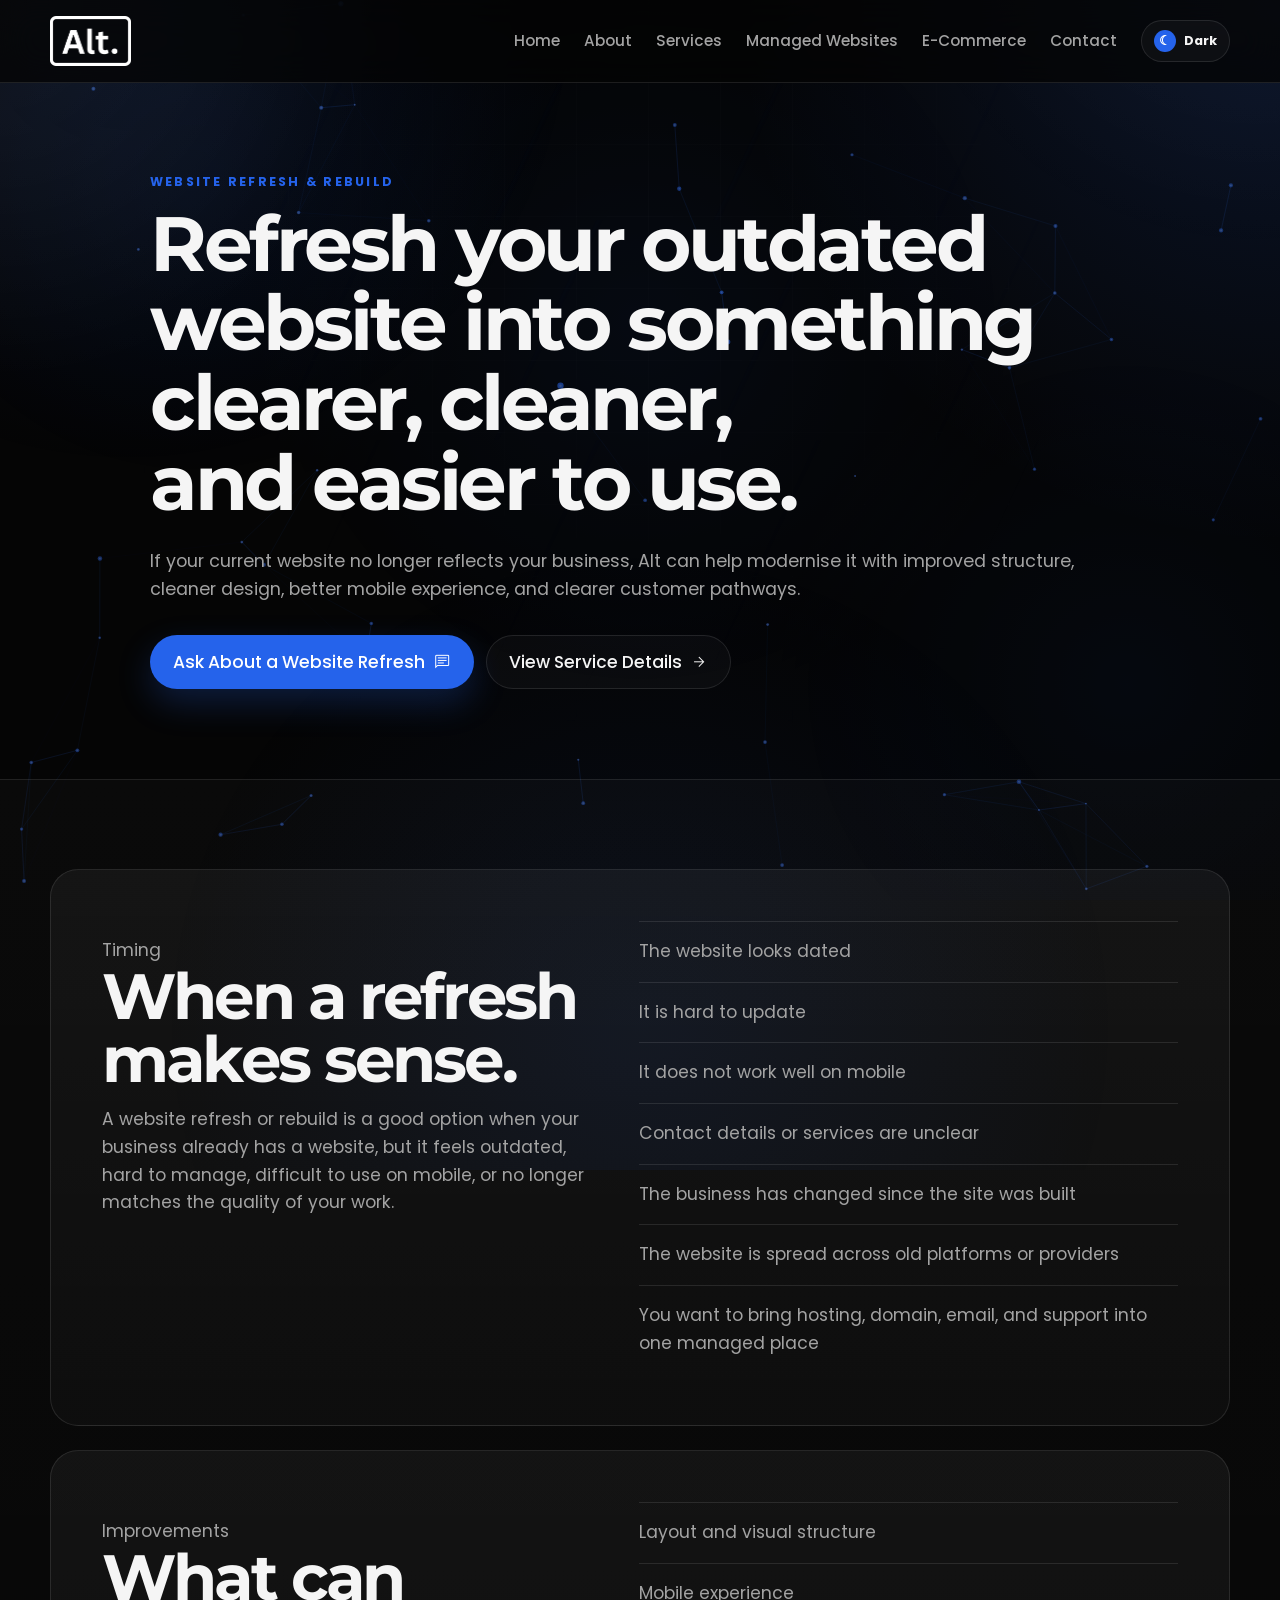
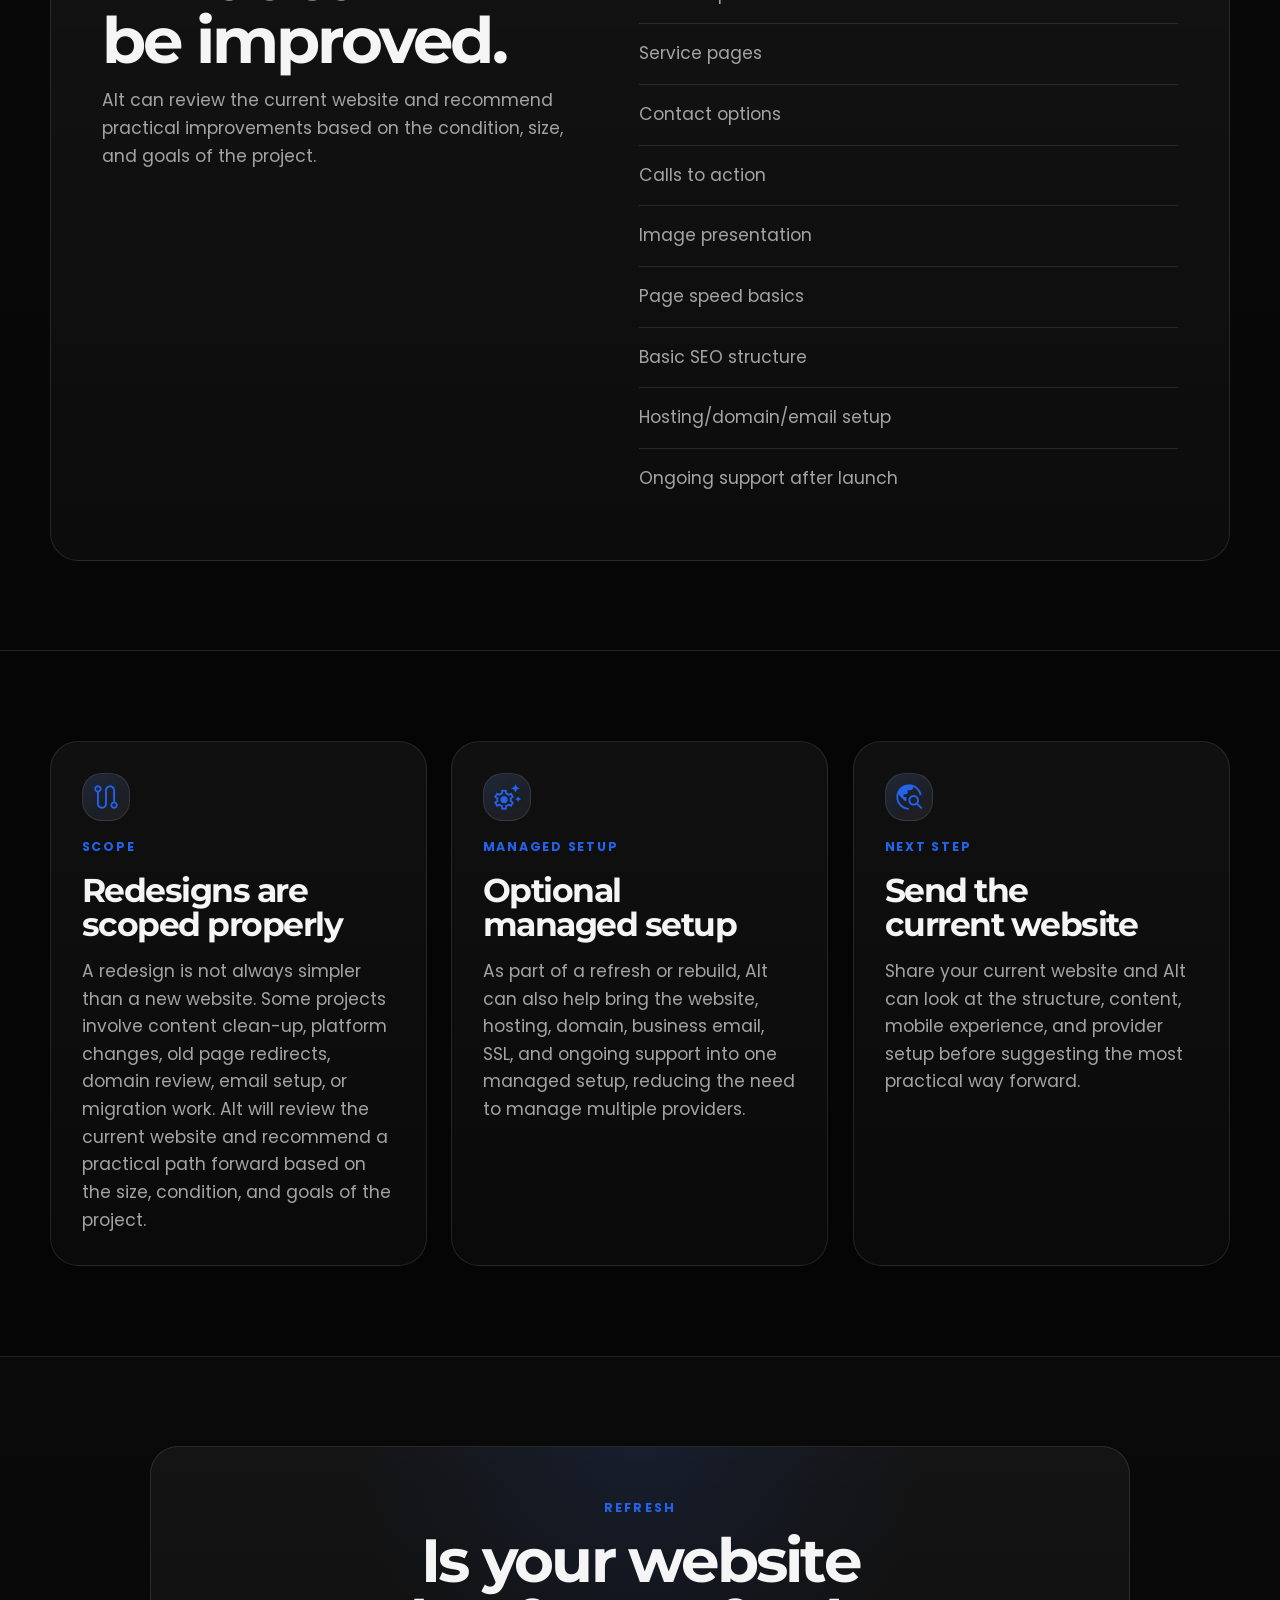
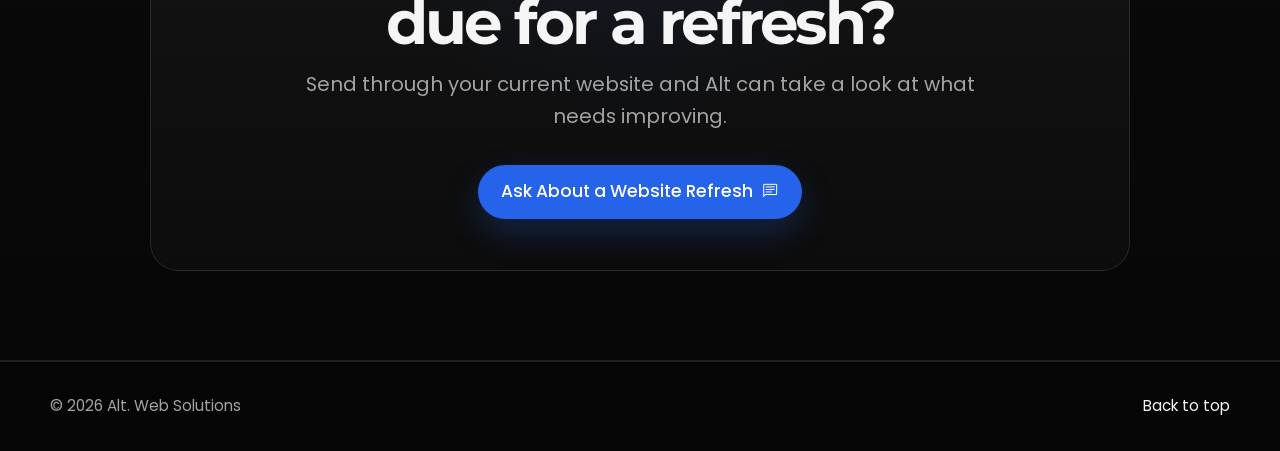
<file: website-refresh-rebuild.html>
<!doctype html>
<html lang="en-NZ" data-theme="dark">
  <head>
    <meta charset="UTF-8" />
    <meta name="viewport" content="width=device-width, initial-scale=1.0" />
    <title>Website Refresh &amp; Rebuild | Alt. Web Solutions</title>
    <meta
      name="description"
      content="Website refresh and rebuild services for New Zealand businesses with outdated, hard-to-use, or underperforming websites."
    />
    <link rel="icon" type="image/png" sizes="32x32" href="assets/favicon.png" />
    <link rel="icon" type="image/png" sizes="16x16" href="assets/favicon.png" />
    <link rel="apple-touch-icon" sizes="180x180" href="assets/favicon.png" />
    <link rel="shortcut icon" href="assets/favicon.png" />
    <link
      href="https://fonts.googleapis.com/css2?family=Material+Symbols+Outlined:opsz,wght,FILL,GRAD@20..48,100..700,0..1,-50..200"
      rel="stylesheet"
    />
    <link rel="stylesheet" href="css/style.css" />
  </head>

  <body data-theme="dark">
    <canvas class="tech-background" id="techBackground" aria-hidden="true"></canvas>
    <div class="tech-ambient" aria-hidden="true"></div>
    <div class="tech-grid" aria-hidden="true"></div>

    <header class="site-header">
      <nav class="nav">
        <a href="index.html#home" class="nav-logo" aria-label="Alt. Web Solutions home">
          <img src="assets/alt-web-solutions-logo-white-icon.png" alt="Alt. Web Solutions logo" id="siteLogo" />
        </a>
        <button class="nav-toggle" aria-label="Open navigation menu" type="button"><span></span><span></span></button>
        <div class="nav-actions">
          <div class="nav-links">
            <a href="index.html#home">Home</a>
            <a href="about.html">About</a>
            <a href="services.html">Services</a>
            <a href="managed-websites.html">Managed Websites</a>
            <a href="ecommerce.html">E-Commerce</a>
            <a href="index.html#contact">Contact</a>
          </div>
          <button class="theme-toggle" id="themeToggle" type="button" aria-label="Toggle light and dark mode">
            <span class="theme-toggle-icon" id="themeIcon">&#9790;</span>
            <span class="theme-toggle-text" id="themeText">Dark</span>
          </button>
        </div>
      </nav>
    </header>

    <main id="website-refresh">
      <section class="page-hero section">
        <div class="container page-hero-copy reveal">
          <p class="eyebrow">Website Refresh &amp; Rebuild</p>
          <h1>Refresh your outdated website into something clearer, cleaner, and easier to use.</h1>
          <p>
            If your current website no longer reflects your business, Alt can
            help modernise it with improved structure, cleaner design, better
            mobile experience, and clearer customer pathways.
          </p>
          <div class="hero-actions">
            <a href="index.html#contact" class="btn btn-primary"><span>Ask About a Website Refresh</span><span class="material-symbols-outlined" aria-hidden="true">chat</span></a>
            <a href="services.html#website-refresh-rebuild" class="btn btn-secondary"><span>View Service Details</span><span class="material-symbols-outlined" aria-hidden="true">arrow_forward</span></a>
          </div>
        </div>
      </section>

      <section class="section section-muted">
        <div class="container service-section-grid">
          <article class="service-card service-detail-card reveal tilt-card">
            <div>
              <p class="service-label">Timing</p>
              <h2>When a refresh makes sense.</h2>
              <p>
                A website refresh or rebuild is a good option when your
                business already has a website, but it feels outdated, hard to
                manage, difficult to use on mobile, or no longer matches the
                quality of your work.
              </p>
            </div>
            <ul>
              <li>The website looks dated</li>
              <li>It is hard to update</li>
              <li>It does not work well on mobile</li>
              <li>Contact details or services are unclear</li>
              <li>The business has changed since the site was built</li>
              <li>The website is spread across old platforms or providers</li>
              <li>You want to bring hosting, domain, email, and support into one managed place</li>
            </ul>
          </article>

          <article class="service-card service-detail-card reveal tilt-card">
            <div>
              <p class="service-label">Improvements</p>
              <h2>What can be improved.</h2>
              <p>
                Alt can review the current website and recommend practical
                improvements based on the condition, size, and goals of the
                project.
              </p>
            </div>
            <ul>
              <li>Layout and visual structure</li>
              <li>Mobile experience</li>
              <li>Service pages</li>
              <li>Contact options</li>
              <li>Calls to action</li>
              <li>Image presentation</li>
              <li>Page speed basics</li>
              <li>Basic SEO structure</li>
              <li>Hosting/domain/email setup</li>
              <li>Ongoing support after launch</li>
            </ul>
          </article>
        </div>
      </section>

      <section class="section">
        <div class="container">
          <div class="card-grid">
            <article class="info-card reveal tilt-card">
              <div class="icon" aria-hidden="true"><span class="material-symbols-outlined">route</span></div>
              <span>Scope</span>
              <h3>Redesigns are scoped properly</h3>
              <p>
                A redesign is not always simpler than a new website. Some
                projects involve content clean-up, platform changes, old page
                redirects, domain review, email setup, or migration work. Alt
                will review the current website and recommend a practical path
                forward based on the size, condition, and goals of the project.
              </p>
            </article>
            <article class="info-card reveal tilt-card">
              <div class="icon" aria-hidden="true"><span class="material-symbols-outlined">settings_suggest</span></div>
              <span>Managed Setup</span>
              <h3>Optional managed setup</h3>
              <p>
                As part of a refresh or rebuild, Alt can also help bring the
                website, hosting, domain, business email, SSL, and ongoing
                support into one managed setup, reducing the need to manage
                multiple providers.
              </p>
            </article>
            <article class="info-card reveal tilt-card">
              <div class="icon" aria-hidden="true"><span class="material-symbols-outlined">travel_explore</span></div>
              <span>Next Step</span>
              <h3>Send the current website</h3>
              <p>
                Share your current website and Alt can look at the structure,
                content, mobile experience, and provider setup before suggesting
                the most practical way forward.
              </p>
            </article>
          </div>
        </div>
      </section>

      <section class="section section-muted">
        <div class="container about-cta reveal">
          <p class="eyebrow">Refresh</p>
          <h2>Is your website due for a refresh?</h2>
          <p>
            Send through your current website and Alt can take a look at what
            needs improving.
          </p>
          <a href="index.html#contact" class="btn btn-primary"><span>Ask About a Website Refresh</span><span class="material-symbols-outlined" aria-hidden="true">chat</span></a>
        </div>
      </section>
    </main>

    <footer class="site-footer">
      <div class="container footer-inner">
        <p>&copy; <span id="year"></span> Alt. Web Solutions</p>
        <a href="#website-refresh">Back to top</a>
      </div>
    </footer>
    <script type="module" src="js/script.js"></script>
  </body>
</html>
</file>
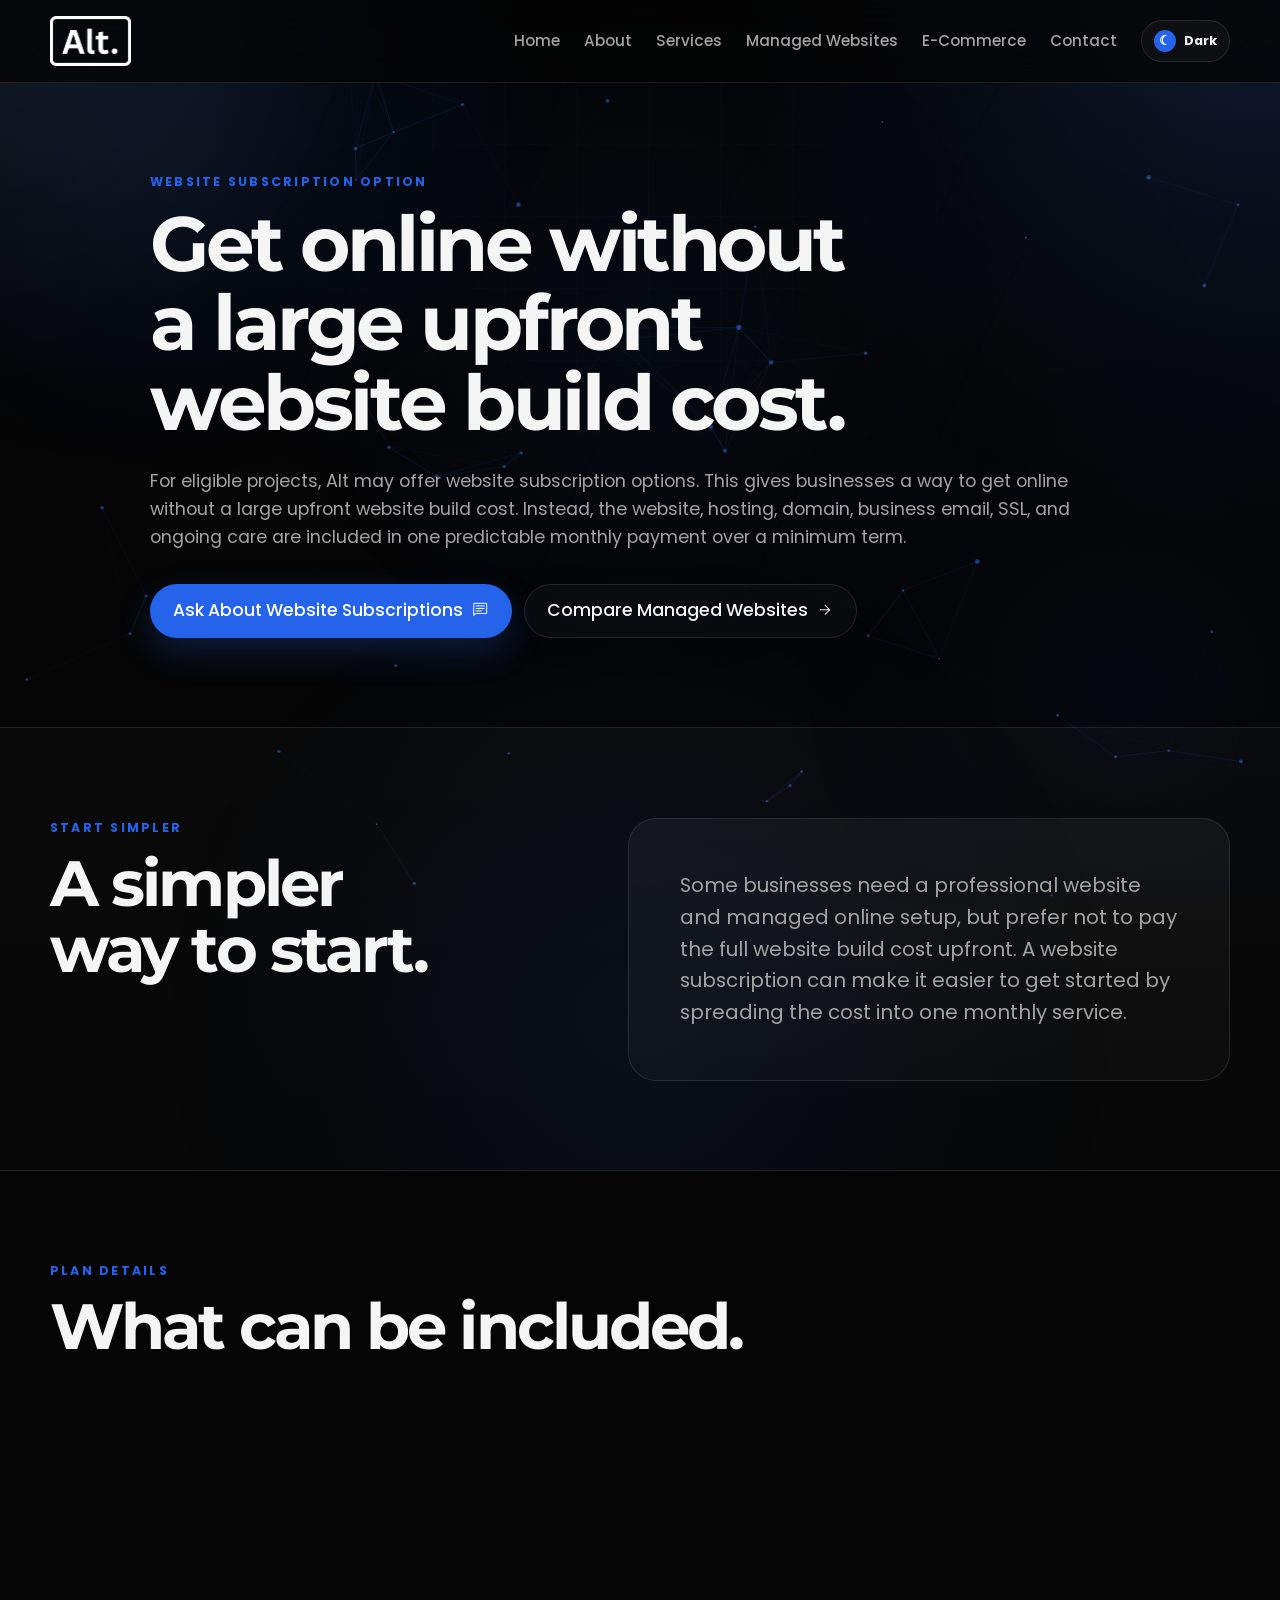
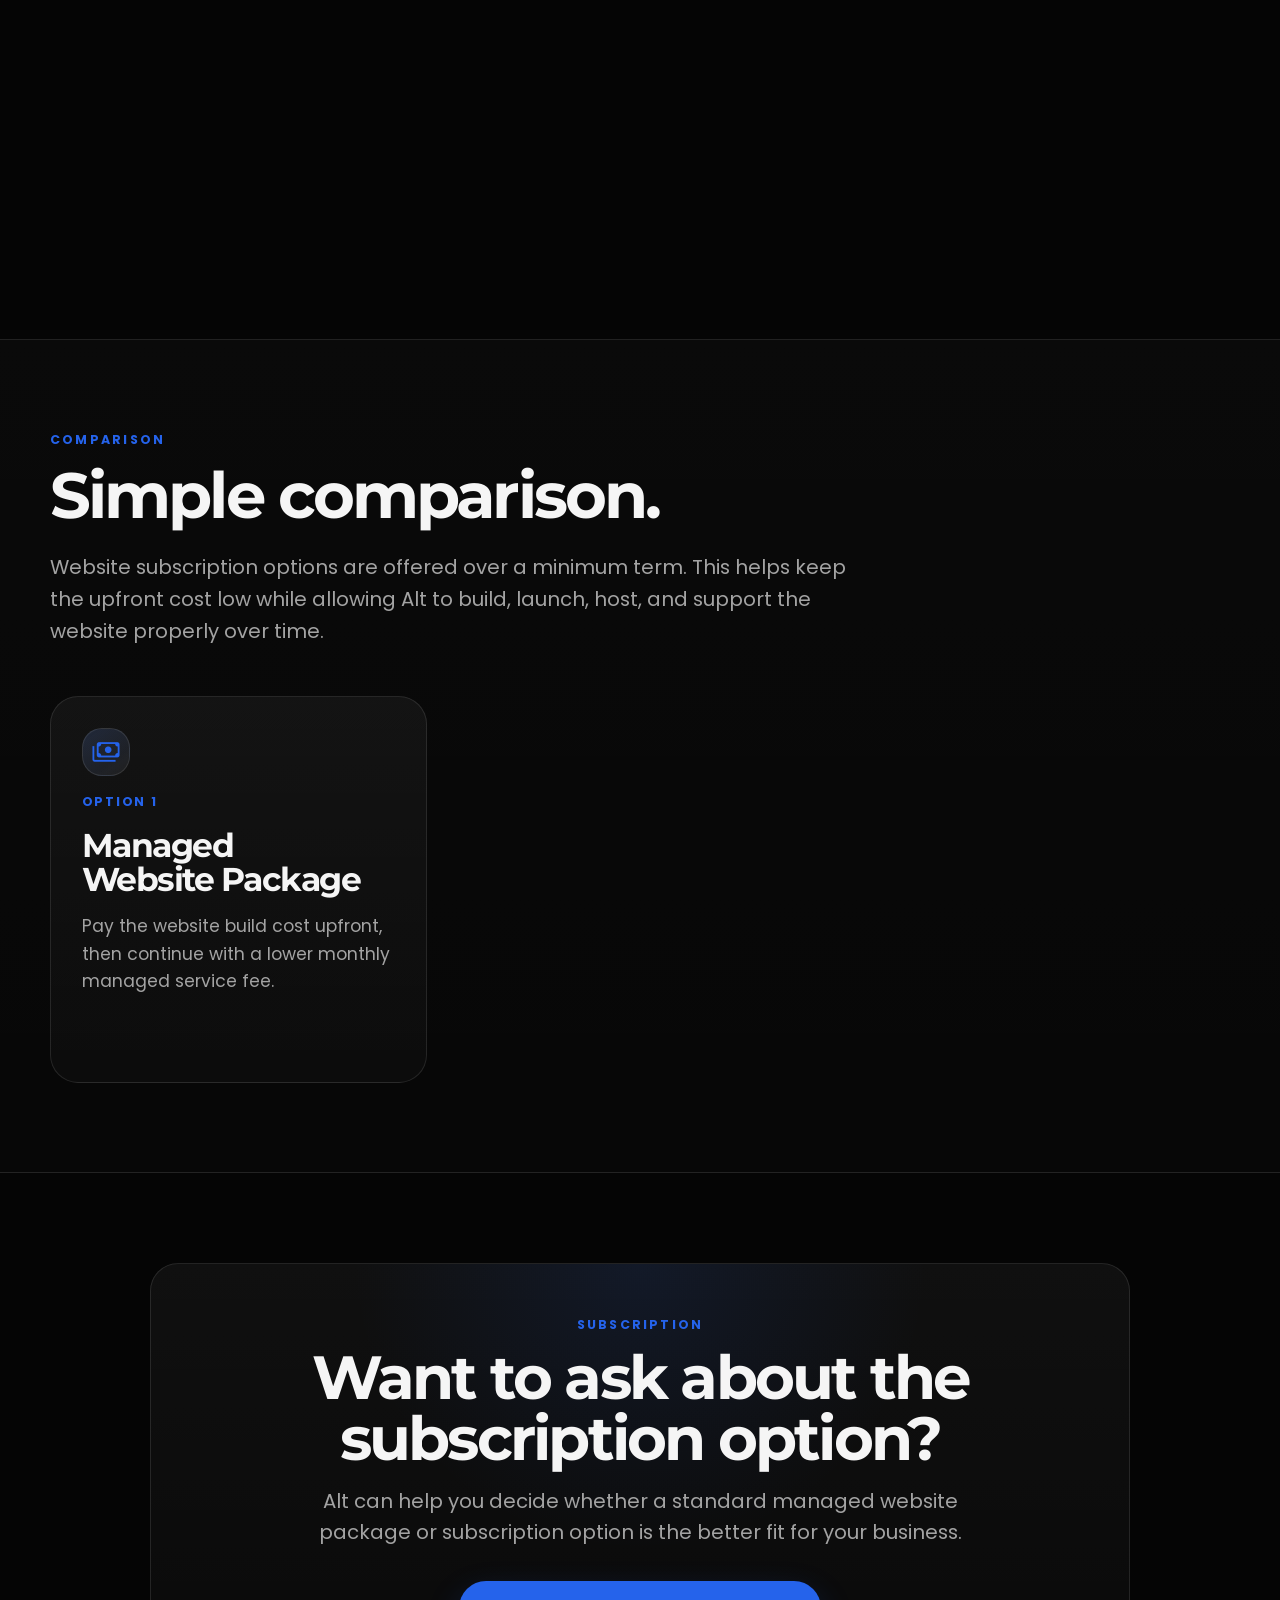
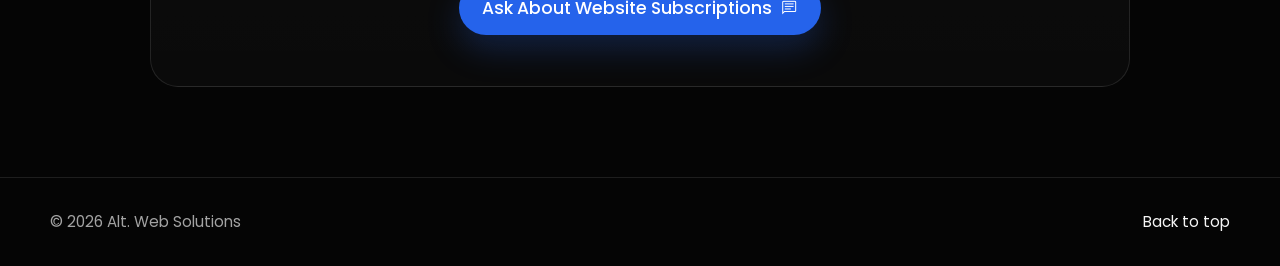
<file: website-subscription.html>
<!doctype html>
<html lang="en-NZ" data-theme="dark">
  <head>
    <meta charset="UTF-8" />
    <meta name="viewport" content="width=device-width, initial-scale=1.0" />
    <title>Website Subscription Option | Alt. Web Solutions</title>
    <meta
      name="description"
      content="Website subscription options for eligible New Zealand businesses that want a website, hosting, domain, business email, SSL, and ongoing care in one monthly payment."
    />
    <link rel="icon" type="image/png" sizes="32x32" href="assets/favicon.png" />
    <link rel="icon" type="image/png" sizes="16x16" href="assets/favicon.png" />
    <link rel="apple-touch-icon" sizes="180x180" href="assets/favicon.png" />
    <link rel="shortcut icon" href="assets/favicon.png" />
    <link
      href="https://fonts.googleapis.com/css2?family=Material+Symbols+Outlined:opsz,wght,FILL,GRAD@20..48,100..700,0..1,-50..200"
      rel="stylesheet"
    />
    <link rel="stylesheet" href="css/style.css" />
  </head>

  <body data-theme="dark">
    <canvas class="tech-background" id="techBackground" aria-hidden="true"></canvas>
    <div class="tech-ambient" aria-hidden="true"></div>
    <div class="tech-grid" aria-hidden="true"></div>

    <header class="site-header">
      <nav class="nav">
        <a href="index.html#home" class="nav-logo" aria-label="Alt. Web Solutions home">
          <img src="assets/alt-web-solutions-logo-white-icon.png" alt="Alt. Web Solutions logo" id="siteLogo" />
        </a>
        <button class="nav-toggle" aria-label="Open navigation menu" type="button"><span></span><span></span></button>
        <div class="nav-actions">
          <div class="nav-links">
            <a href="index.html#home">Home</a>
            <a href="about.html">About</a>
            <a href="services.html">Services</a>
            <a href="managed-websites.html">Managed Websites</a>
            <a href="ecommerce.html">E-Commerce</a>
            <a href="index.html#contact">Contact</a>
          </div>
          <button class="theme-toggle" id="themeToggle" type="button" aria-label="Toggle light and dark mode">
            <span class="theme-toggle-icon" id="themeIcon">&#9790;</span>
            <span class="theme-toggle-text" id="themeText">Dark</span>
          </button>
        </div>
      </nav>
    </header>

    <main id="website-subscription">
      <section class="page-hero section">
        <div class="container page-hero-copy reveal">
          <p class="eyebrow">Website Subscription Option</p>
          <h1>Get online without a large upfront website build cost.</h1>
          <p>
            For eligible projects, Alt may offer website subscription options.
            This gives businesses a way to get online without a large upfront
            website build cost. Instead, the website, hosting, domain, business
            email, SSL, and ongoing care are included in one predictable monthly
            payment over a minimum term.
          </p>
          <div class="hero-actions">
            <a href="index.html#contact" class="btn btn-primary"><span>Ask About Website Subscriptions</span><span class="material-symbols-outlined" aria-hidden="true">chat</span></a>
            <a href="managed-websites.html" class="btn btn-secondary"><span>Compare Managed Websites</span><span class="material-symbols-outlined" aria-hidden="true">arrow_forward</span></a>
          </div>
        </div>
      </section>

      <section class="section section-muted">
        <div class="container about-split">
          <div class="section-heading reveal">
            <p class="eyebrow">Start simpler</p>
            <h2>A simpler way to start.</h2>
          </div>
          <div class="about-copy-card reveal tilt-card">
            <p>
              Some businesses need a professional website and managed online
              setup, but prefer not to pay the full website build cost upfront.
              A website subscription can make it easier to get started by
              spreading the cost into one monthly service.
            </p>
          </div>
        </div>
      </section>

      <section class="section">
        <div class="container">
          <div class="section-heading reveal">
            <p class="eyebrow">Plan details</p>
            <h2>What can be included.</h2>
          </div>
          <div class="card-grid">
            <article class="info-card reveal tilt-card">
              <div class="icon" aria-hidden="true"><span class="material-symbols-outlined">web</span></div>
              <span>Included</span>
              <h3>Website and setup</h3>
              <p>
                Website design and build, hosting, domain management, business
                email setup, SSL/security setup, contact form setup, basic local
                SEO setup, and launch support.
              </p>
            </article>
            <article class="info-card reveal tilt-card">
              <div class="icon" aria-hidden="true"><span class="material-symbols-outlined">event_repeat</span></div>
              <span>Care</span>
              <h3>Support over time</h3>
              <p>
                Ongoing website care, minor content updates within the agreed
                plan, and technical support are included so the website remains
                easier to manage.
              </p>
            </article>
            <article class="info-card reveal tilt-card">
              <div class="icon" aria-hidden="true"><span class="material-symbols-outlined">verified</span></div>
              <span>Eligibility</span>
              <h3>For suitable projects</h3>
              <p>
                Subscription options may not suit every project. Larger
                websites, e-commerce stores, advanced integrations, complex
                migrations, or projects with custom functionality may require a
                setup fee, custom quote, or different agreement.
              </p>
            </article>
          </div>
        </div>
      </section>

      <section class="section section-muted">
        <div class="container">
          <div class="section-heading reveal">
            <p class="eyebrow">Comparison</p>
            <h2>Simple comparison.</h2>
            <p>
              Website subscription options are offered over a minimum term. This
              helps keep the upfront cost low while allowing Alt to build,
              launch, host, and support the website properly over time.
            </p>
          </div>
          <div class="card-grid">
            <article class="info-card reveal tilt-card">
              <div class="icon" aria-hidden="true"><span class="material-symbols-outlined">payments</span></div>
              <span>Option 1</span>
              <h3>Managed Website Package</h3>
              <p>
                Pay the website build cost upfront, then continue with a lower
                monthly managed service fee.
              </p>
            </article>
            <article class="info-card reveal tilt-card">
              <div class="icon" aria-hidden="true"><span class="material-symbols-outlined">calendar_month</span></div>
              <span>Option 2</span>
              <h3>Website Subscription</h3>
              <p>
                No large upfront website build cost for eligible projects.
                Website, hosting, domain, email, SSL, and care are included in
                one monthly payment over a minimum term.
              </p>
            </article>
            <article class="info-card reveal tilt-card">
              <div class="icon" aria-hidden="true"><span class="material-symbols-outlined">route</span></div>
              <span>Decision</span>
              <h3>Choose the right fit</h3>
              <p>
                Alt can help you decide whether a standard managed website
                package or subscription option is the better fit for your
                business.
              </p>
            </article>
          </div>
        </div>
      </section>

      <section class="section">
        <div class="container about-cta reveal">
          <p class="eyebrow">Subscription</p>
          <h2>Want to ask about the subscription option?</h2>
          <p>
            Alt can help you decide whether a standard managed website package
            or subscription option is the better fit for your business.
          </p>
          <a href="index.html#contact" class="btn btn-primary"><span>Ask About Website Subscriptions</span><span class="material-symbols-outlined" aria-hidden="true">chat</span></a>
        </div>
      </section>
    </main>

    <footer class="site-footer">
      <div class="container footer-inner">
        <p>&copy; <span id="year"></span> Alt. Web Solutions</p>
        <a href="#website-subscription">Back to top</a>
      </div>
    </footer>
    <script type="module" src="js/script.js"></script>
  </body>
</html>
</file>
<file: css/style.css>
/* Alt. Web Solutions modular CSS entrypoint.
   Keep module imports in this order so base tokens load before components. */

@import url("modules/00-fonts.css");
@import url("modules/01-tokens.css");
@import url("modules/02-base.css");
@import url("modules/03-layout.css");
@import url("modules/04-navigation.css");
@import url("modules/05-hero-buttons.css");
@import url("modules/06-cards.css");
@import url("modules/07-brand-sections.css");
@import url("modules/08-services-process-footer.css");
@import url("modules/09-animations.css");
@import url("modules/11-motion.css");
@import url("modules/12-landing-sections.css");
@import url("modules/13-tech-background.css");

@import url("modules/14-about-page.css");
@import url("modules/15-service-pages.css");
@import url("modules/10-responsive.css");
</file>
